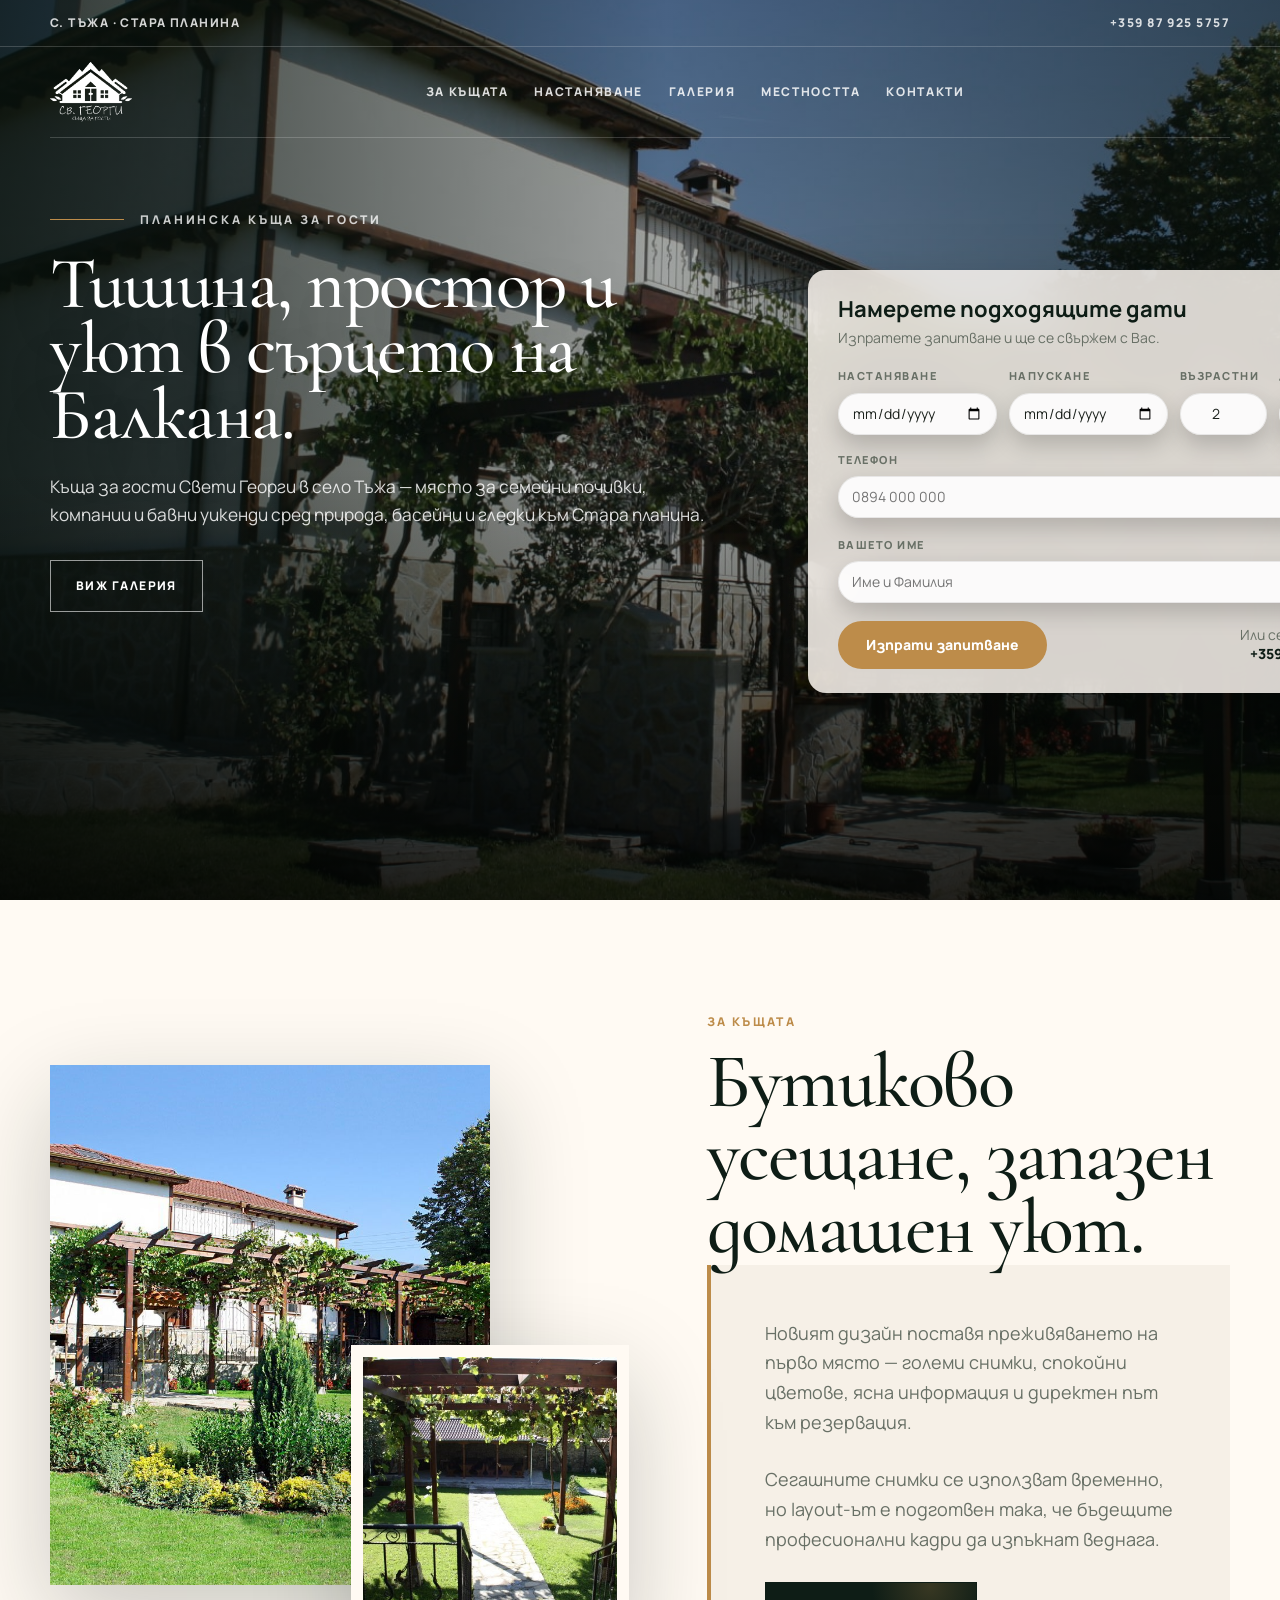
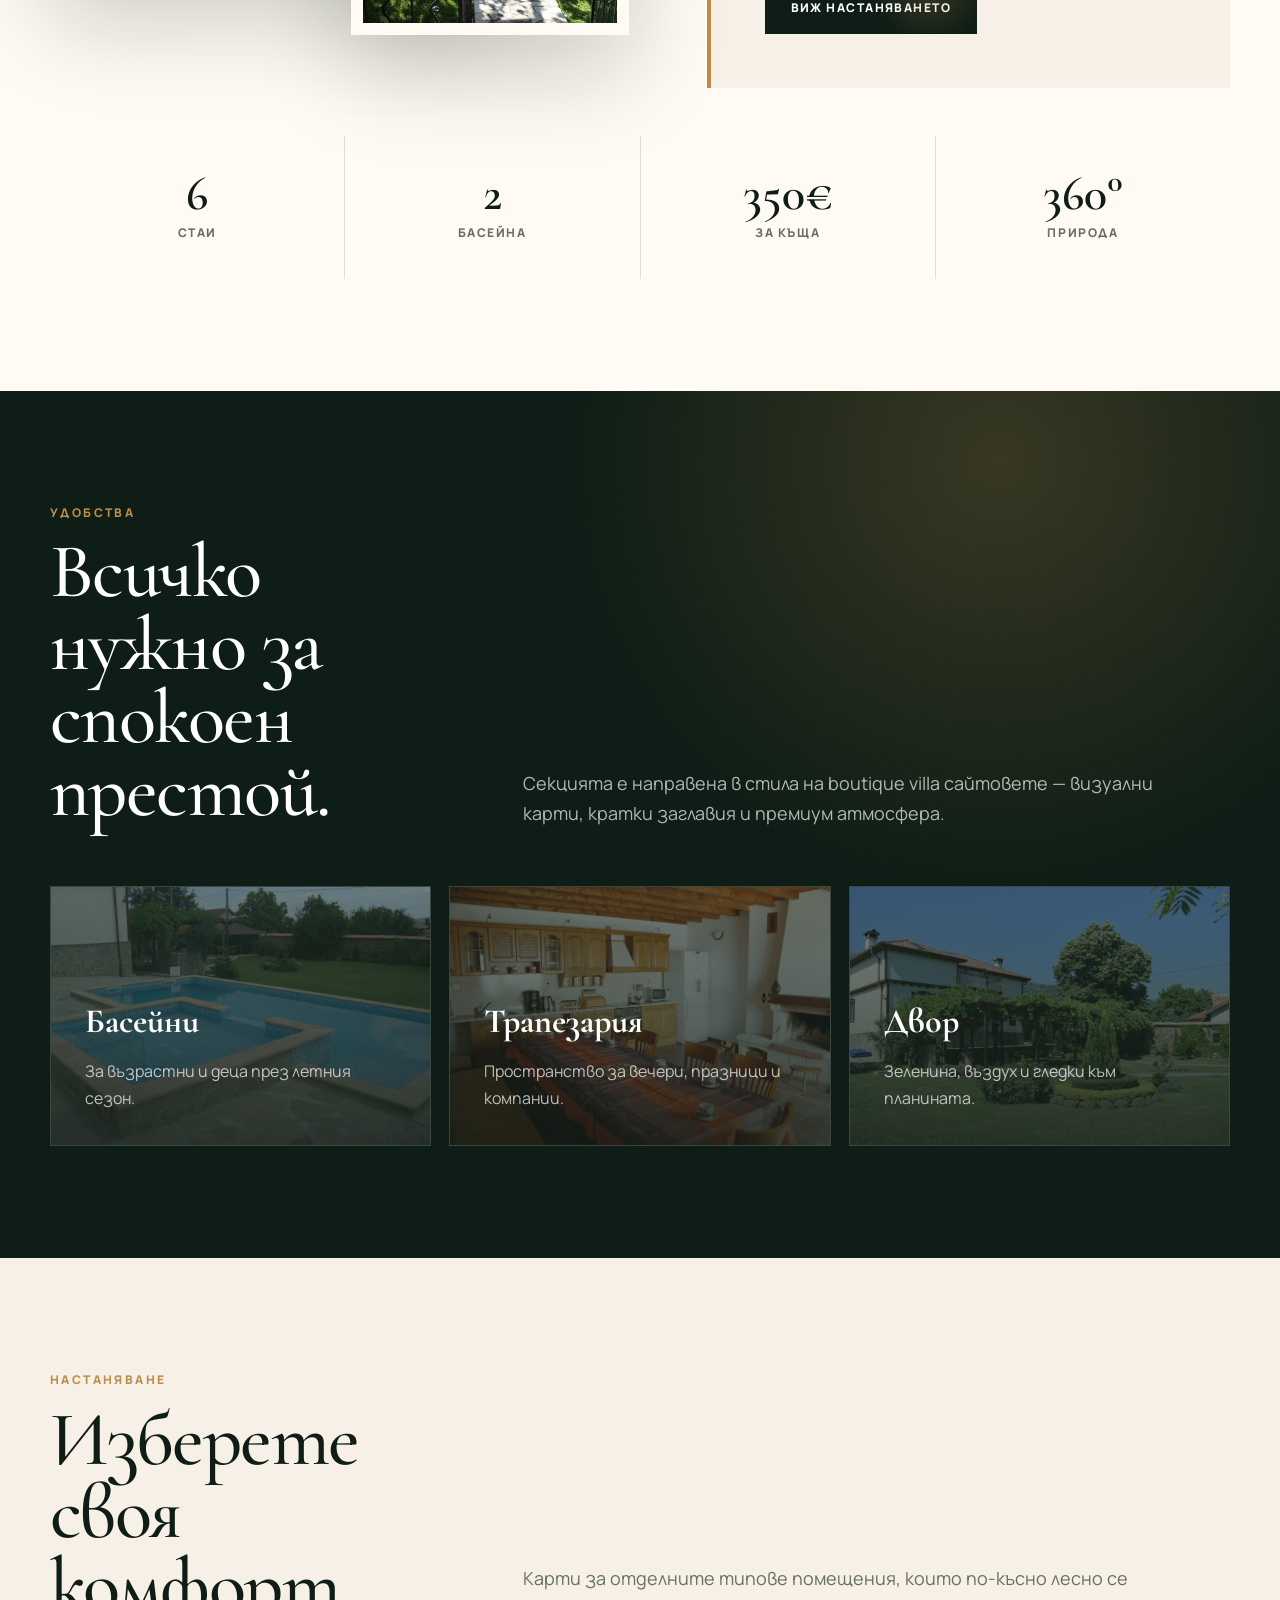
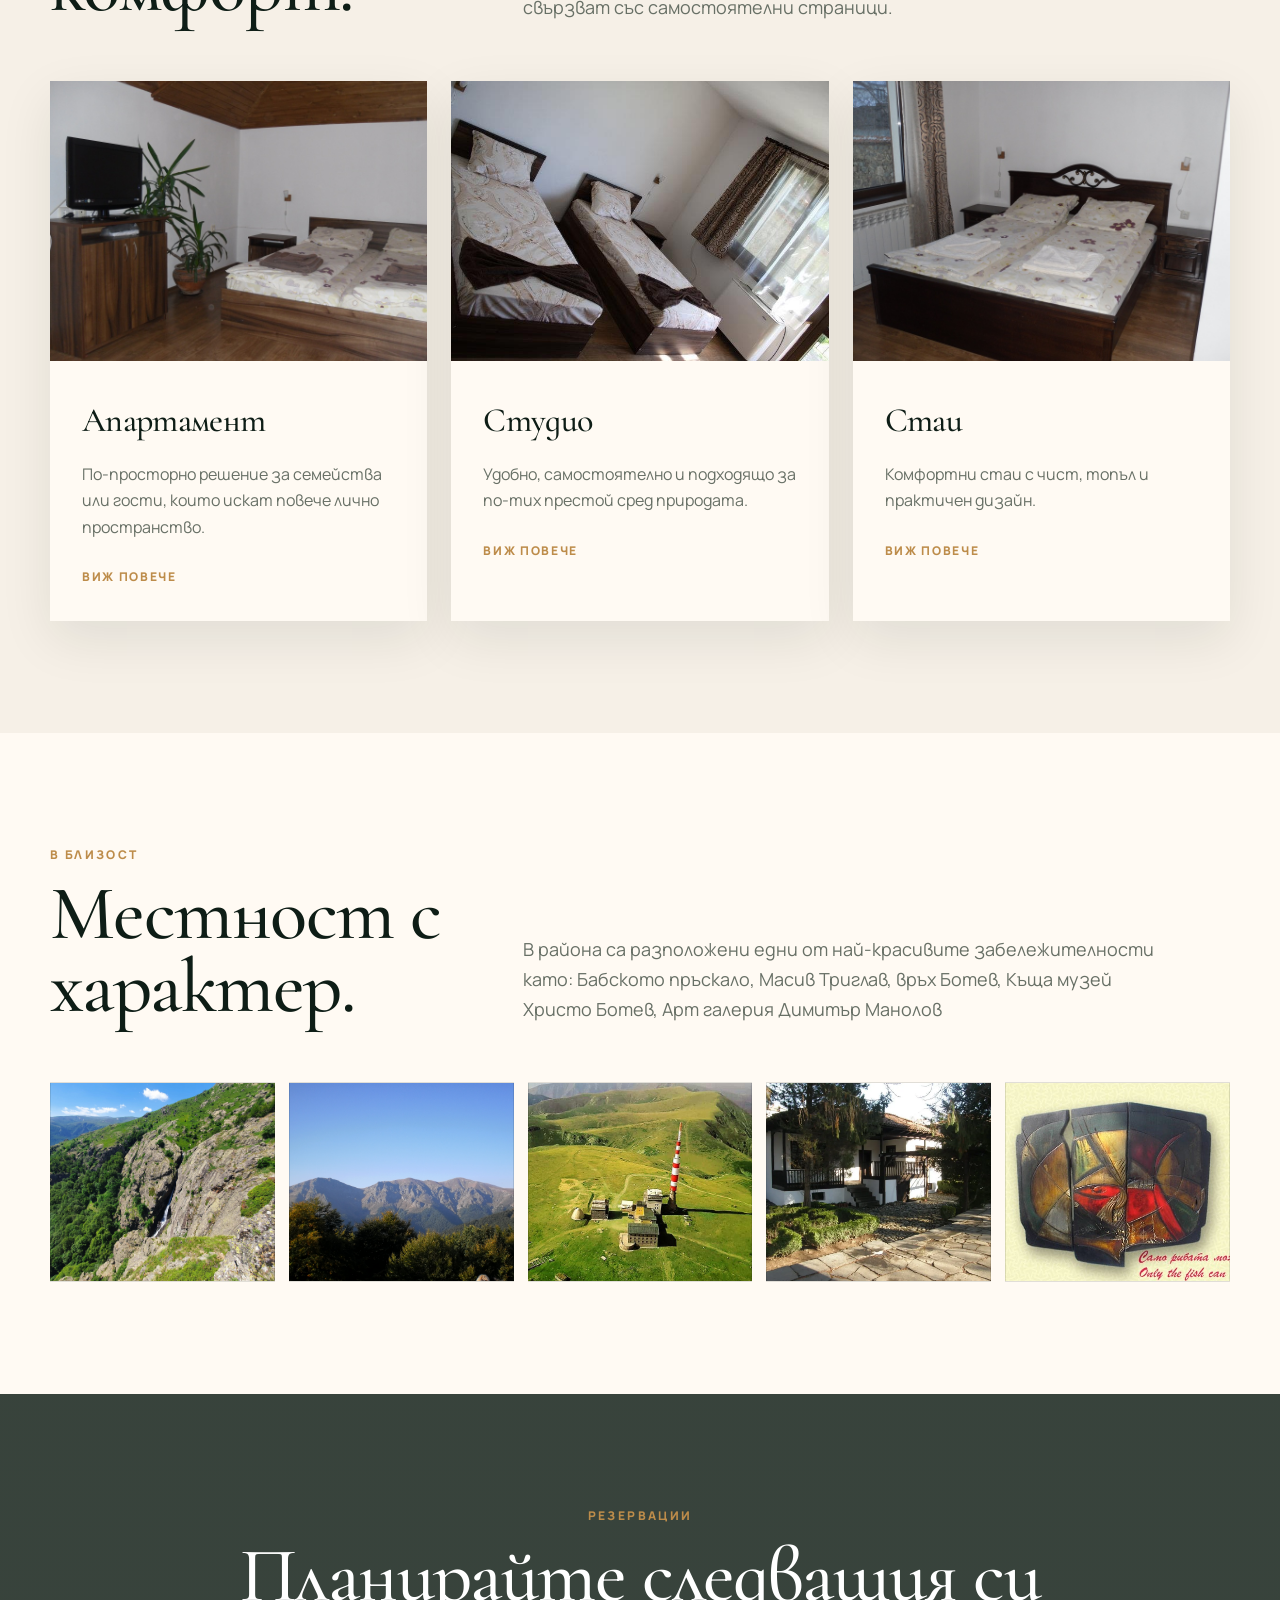
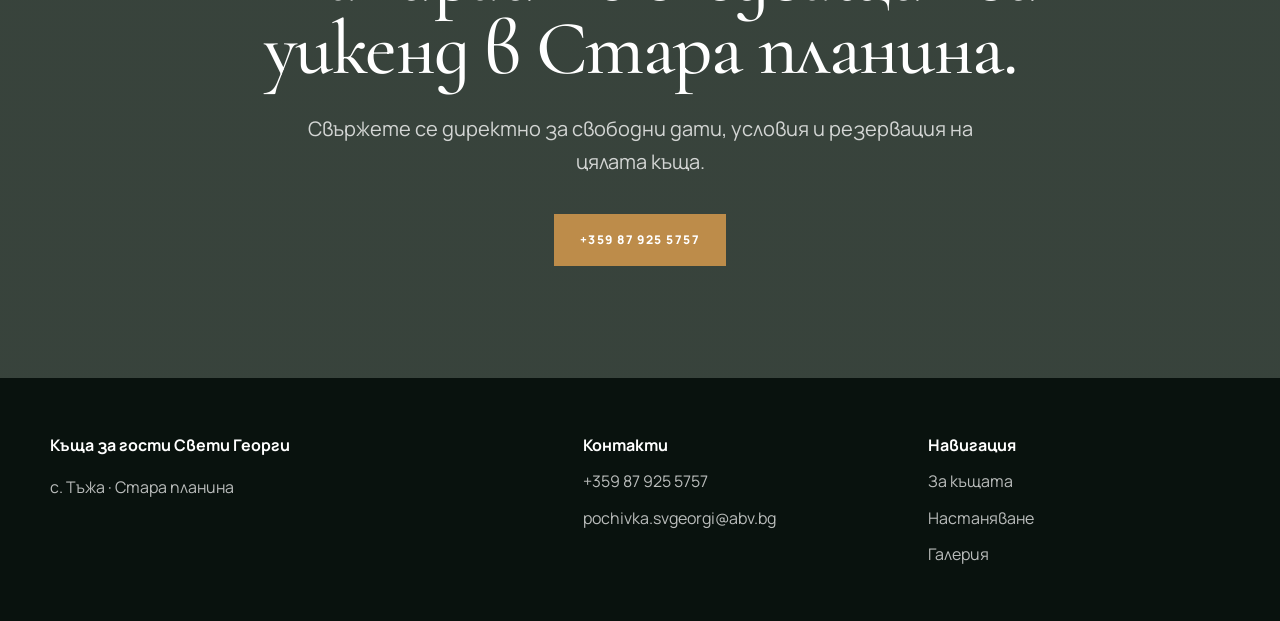
<file: index.html>
<!doctype html>
<html lang="bg">
<head>
  <meta charset="utf-8">
  <meta name="viewport" content="width=device-width, initial-scale=1">
  <title>Къща за гости Свети Георги — с. Тъжа</title>
  <meta name="description" content="Модерен homepage редизайн за Къща за гости Свети Георги, вдъхновен от boutique villa стил.">
  <link rel="preconnect" href="https://fonts.googleapis.com">
  <link rel="preconnect" href="https://fonts.gstatic.com" crossorigin>
  <link href="https://fonts.googleapis.com/css2?family=Cormorant+Garamond:wght@400;500;600;700&family=Manrope:wght@400;500;600;700;800&display=swap" rel="stylesheet">
  <link rel="stylesheet" href="homepage.css">

</head>
<body>
  <div class="topbar"><div class="wrap"><span>с. Тъжа · Стара планина</span><a href="tel:+359879255757">+359 87 925 5757</a></div></div>
  <header><div class="wrap nav"><a class="logo" href="#"> <img src="images/LOGO.webp" alt="Име на хотела"></a>
    <nav class="menu"><a href="about.html">За къщата</a><a href="accommodation.html">Настаняване</a><a href="gallery.html">Галерия</a><a href="location.html">Местността</a><a href="contacts.html">Контакти</a></nav></div></header>

  <main>
    <section class="hero">
      <div class="wrap hero-inner">
        <div class="hero-copy">
          <div class="eyebrow">Планинска къща за гости</div>
          <h1 class="serif">Тишина, простор и уют в сърцето на Балкана.</h1>
          <p class="lead">Къща за гости Свети Георги в село Тъжа — място за семейни почивки, компании и бавни уикенди сред природа, басейни и гледки към Стара планина.</p>

          <div class="hero-actions">
            <a class="btn outline" href="#gallery">Виж галерия</a>
          </div>
        </div>

        <form class="reservation-box" id="booking" action="send-mail.php" method="POST">

    
          <input type="hidden" name="source" value="Начална страница">
<h3>Намерете подходящите дати</h3>
    <p>Изпратете запитване и ще се свържем с Вас.</p>

    <div class="reservation-grid">

        <label>
            <span>Настаняване</span>
            <input type="date" name="checkin" required>
        </label>

        <label>
            <span>Напускане</span>
            <input type="date" name="checkout" required>
        </label>

        <label>
            <span>Възрастни</span>
            <input type="number" name="adults" min="1" value="2" required>
        </label>

        <label>
            <span>Деца</span>
            <input type="number" name="children" min="0" value="0">
        </label>

    </div>

    <label class="phone-field">
        <span>Телефон</span>
        <input type="tel" name="phone" placeholder="0894 000 000" required>
    </label>

    <label class="phone-field">
    <span>Вашето име</span>
    <input type="text" name="name" placeholder="Име и Фамилия" required>
</label>


    <div class="reservation-bottom">

        <button type="submit">
            Изпрати запитване
        </button>

        <div class="direct-phone">
            Или се обадете на<br>
            <a href="tel:+359879255757">+359 87 925 5757</a>
        </div>

    </div>

</form>
      </div>
    </section>

    <section class="intro" id="about">
      <div class="wrap intro-grid">
        <div class="photo-stack"><div class="photo-main"></div><div class="photo-small"></div></div>
        <div><div class="kicker">За къщата</div><h2 class="serif">Бутиково усещане, запазен домашен уют.</h2><div class="text-card"><p>Новият дизайн поставя преживяването на първо място — големи снимки, спокойни цветове, ясна информация и директен път към резервация.</p><p>Сегашните снимки се използват временно, но layout-ът е подготвен така, че бъдещите професионални кадри да изпъкнат веднага.</p><a class="btn dark" href="#rooms">Виж настаняването</a></div></div>
      </div>
      <div class="wrap facts"><div class="fact"><strong>6</strong><span>стаи</span></div><div class="fact"><strong>2</strong><span>басейна</span></div><div class="fact"><strong>350€</strong><span>за къща</span></div><div class="fact"><strong>360°</strong><span>природа</span></div></div>
    </section>

    <section class="dark">
      <div class="wrap"><div class="section-head"><div><div class="kicker">Удобства</div><h2 class="serif">Всичко нужно за спокоен престой.</h2></div><p>Секцията е направена в стила на boutique villa сайтовете — визуални карти, кратки заглавия и премиум атмосфера.</p></div><div class="amenities">
        <article class="amenity" style="--img:url('images/basein1.jpg')"><h3>Басейни</h3><p>За възрастни и деца през летния сезон.</p></article>
        <article class="amenity" style="--img:url('images/mehana1.jpg')"><h3>Трапезария</h3><p>Пространство за вечери, празници и компании.</p></article>
        <article class="amenity" style="--img:url('images/dvor2.jpg')"><h3>Двор</h3><p>Зеленина, въздух и гледки към планината.</p></article>
      </div></div>
    </section>

    <section class="rooms" id="rooms">
      <div class="wrap"><div class="section-head"><div><div class="kicker">Настаняване</div><h2 class="serif">Изберете своя комфорт.</h2></div><p>Карти за отделните типове помещения, които по-късно лесно се свързват със самостоятелни страници.</p></div><div class="room-grid">
        <article class="room"><div class="room-img" style="--img:url('images/apart.jpg')"></div><div class="room-body"><h3 class="serif">Апартамент</h3><p>По-просторно решение за семейства или гости, които искат повече лично пространство.</p><a class="more" href="accommodation.html">Виж повече</a></div></article>
        <article class="room"><div class="room-img" style="--img:url('images/staq1.jpg')"></div><div class="room-body"><h3 class="serif">Студио</h3><p>Удобно, самостоятелно и подходящо за по-тих престой сред природата.</p><a class="more" href="accommodation.html">Виж повече</a></div></article>
        <article class="room"><div class="room-img" style="--img:url('images/staq.jpg')"></div><div class="room-body"><h3 class="serif">Стаи</h3><p>Комфортни стаи с чист, топъл и практичен дизайн.</p><a class="more" href="accommodation.html">Виж повече</a></div></article>
      </div></div>
    </section>

    

    <section class="location" id="location">
    <div class="wrap">

        <div class="section-head">
            <div>
                <div class="kicker">В близост</div>
                <h2 class="serif">Местност с характер.</h2>
            </div>

            <p>
                В района са разположени едни от най-красивите забележителности като: Бабското пръскало, Масив Триглав, връх Ботев, Къща музей Христо Ботев, Арт галерия Димитър Манолов
            </p>
        </div>

        <div class="nearby">

            <div class="place" style="background-image:url('images/babsko.jpg');">
              
            </div>

            <div class="place" style="background-image:url('images/triglav.jfif');">
               
            </div>

            <div class="place" style="background-image:url('images/botev.jpg');">
               
            </div>

            <div class="place" style="background-image:url('images/muzei.webp');">
               
            </div>

            <div class="place" style="background-image:url('images/artgaleria.jpg');">
             
            </div>

        </div>

    </div>
</section>

    <section class="cta" id="contact"><div class="wrap"><div class="kicker">Резервации</div><h2 class="serif">Планирайте следващия си уикенд в Стара планина.</h2><p>Свържете се директно за свободни дати, условия и резервация на цялата къща.</p><a class="btn" href="tel:+359879255757">+359 87 925 5757</a></div></section>
  </main>

  <footer><div class="wrap foot"><div><strong>Къща за гости Свети Георги</strong><p>с. Тъжа · Стара планина</p></div><div><strong>Контакти</strong><a href="tel:+359879255757">+359 87 925 5757</a><a href="mailto:pochivka.svgeorgi@abv.bg">pochivka.svgeorgi@abv.bg</a></div><div><strong>Навигация</strong><a href="#about">За къщата</a><a href="#rooms">Настаняване</a><a href="#gallery">Галерия</a></div></div></footer>

  <script>
    document.querySelectorAll('input[type="date"]').forEach(function(input) {
      input.addEventListener('click', function() {
        if (typeof input.showPicker === 'function') input.showPicker();
      });

      input.addEventListener('focus', function() {
        if (typeof input.showPicker === 'function') input.showPicker();
      });
    });
  </script>
</body>
</html>
</file>
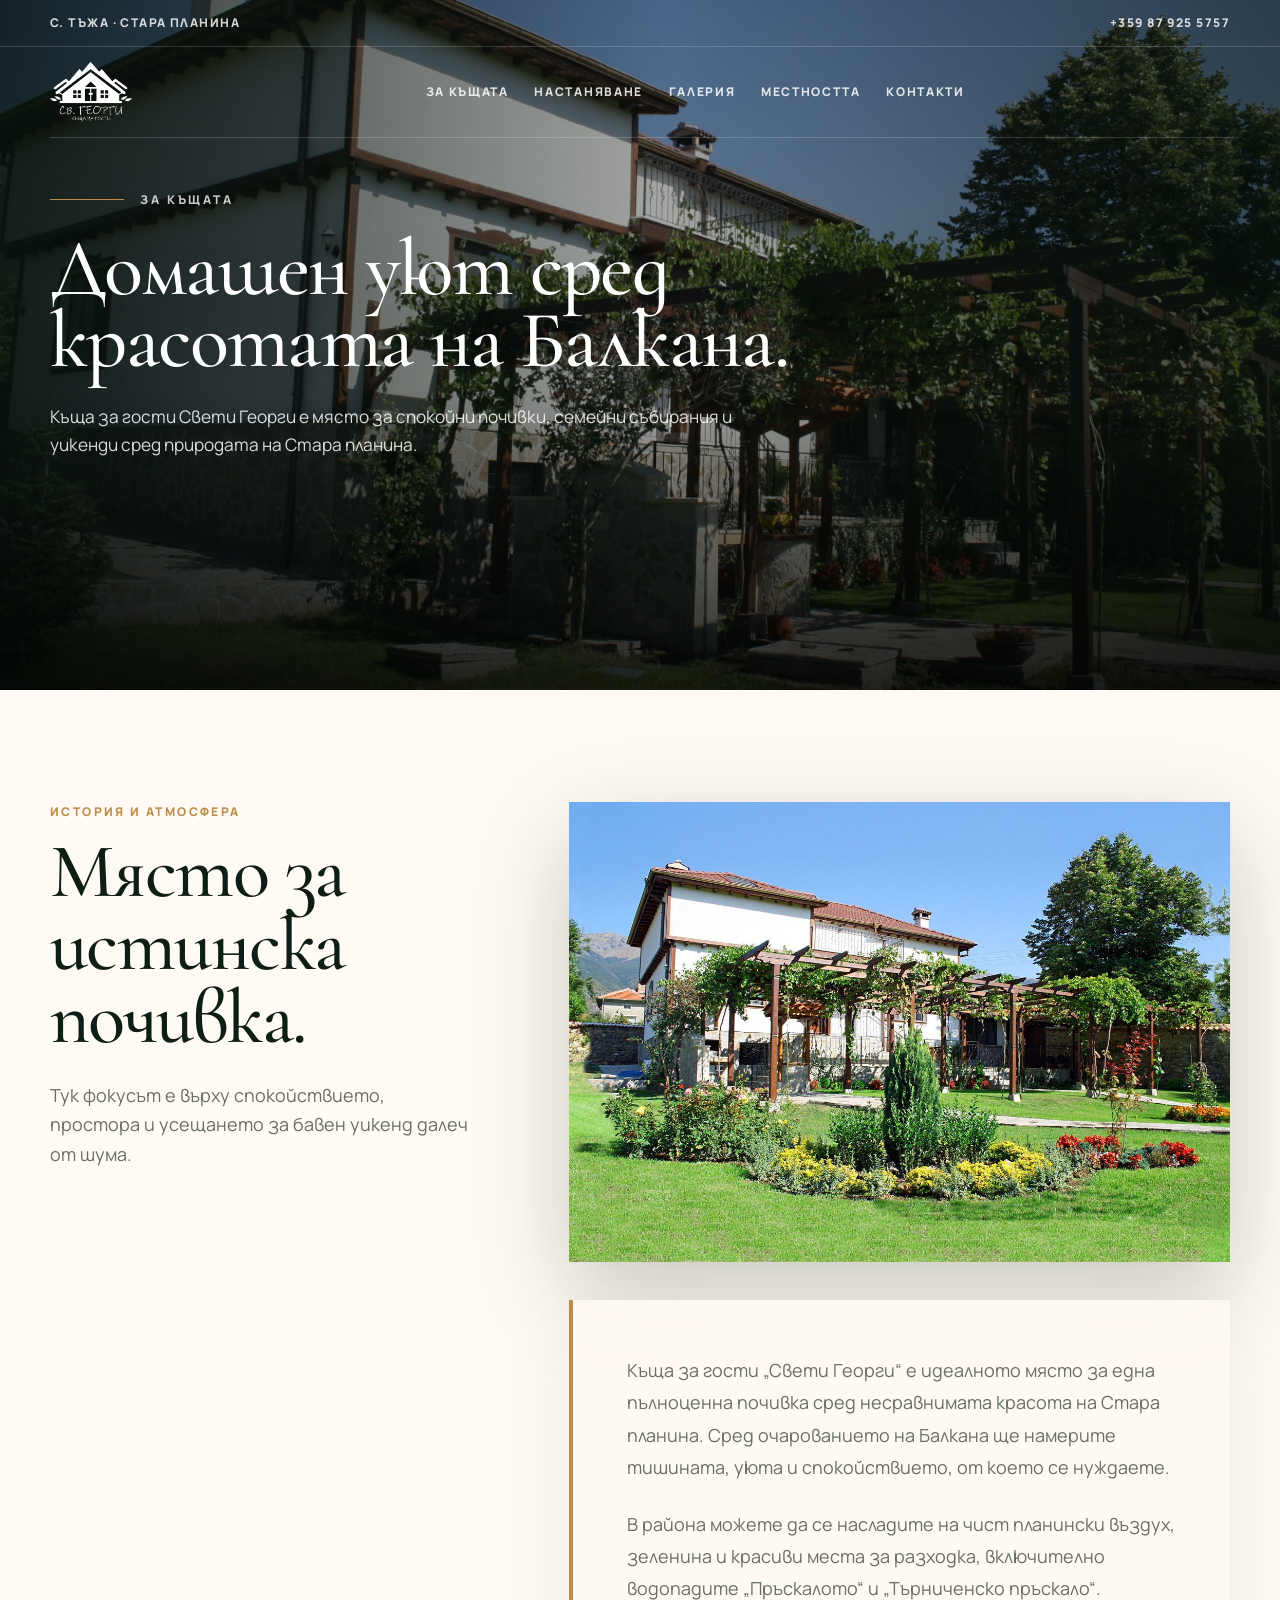
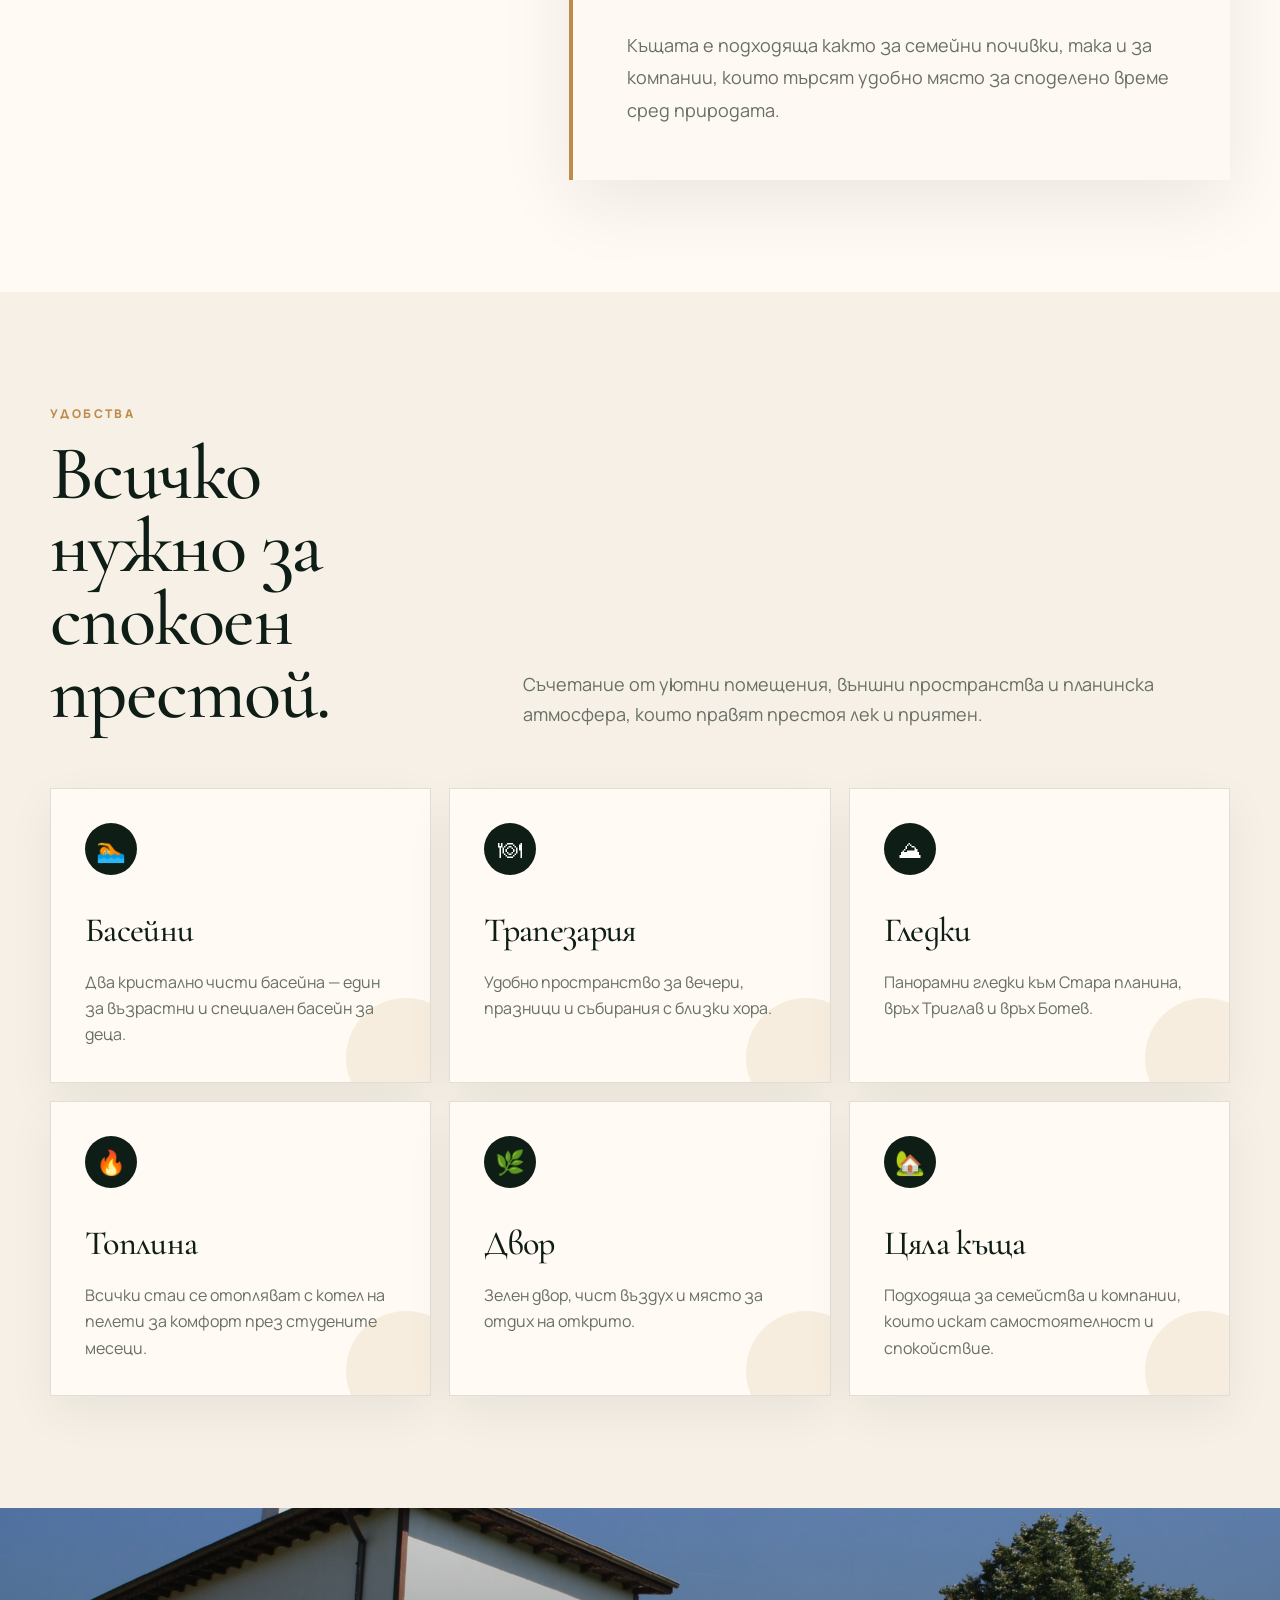
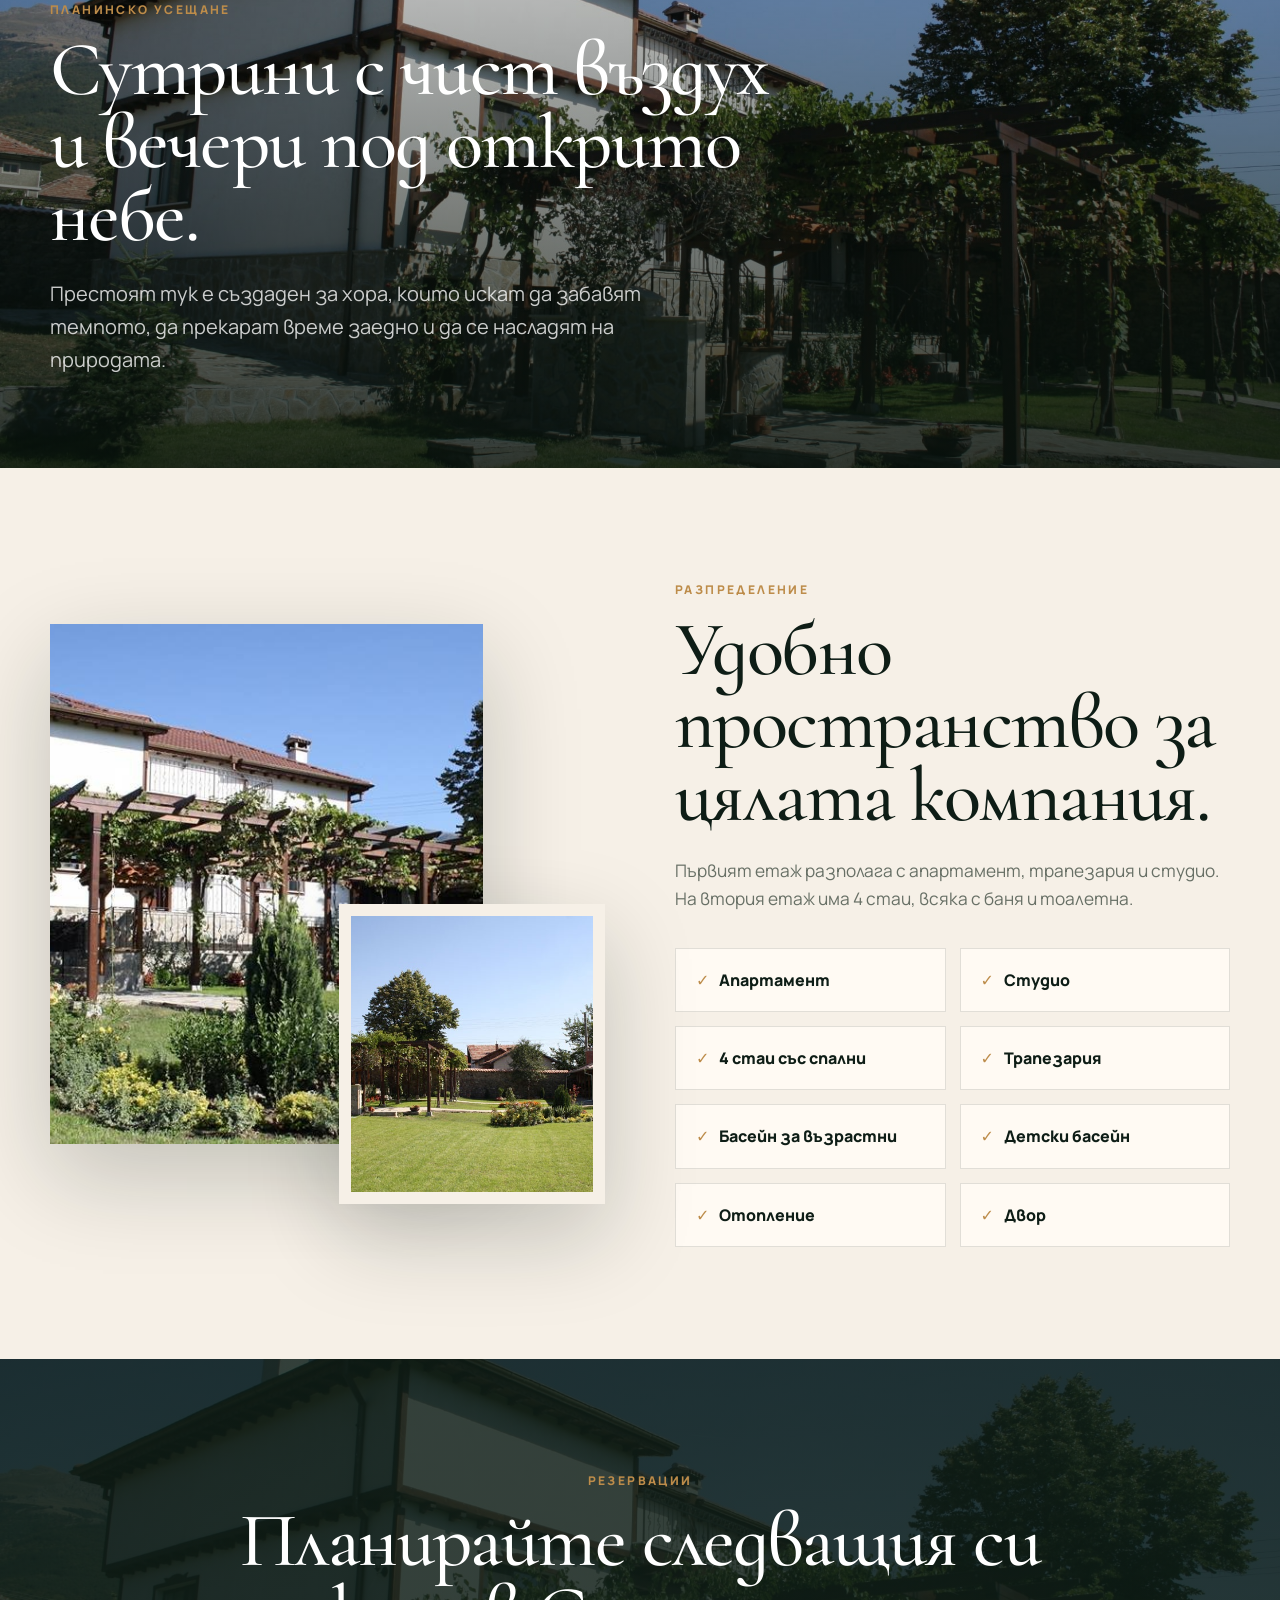
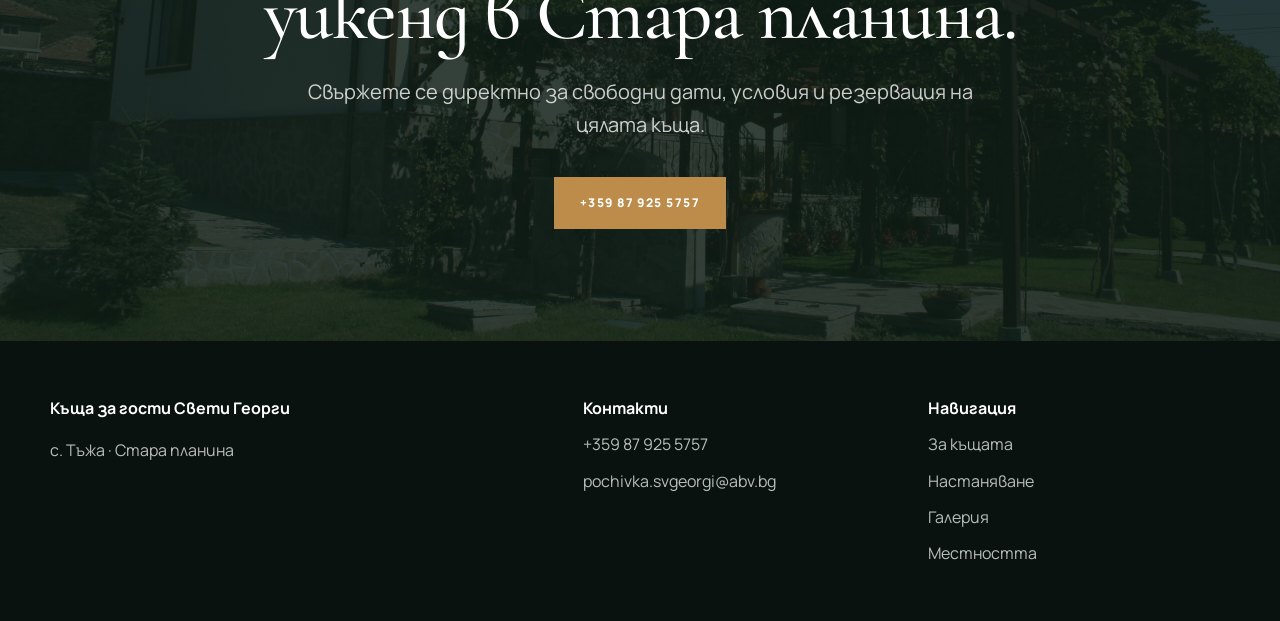
<file: about.html>
<!doctype html>
<html lang="bg">
<head>
  <meta charset="utf-8">
  <meta name="viewport" content="width=device-width, initial-scale=1">
  <title>За къщата — Къща за гости Свети Георги</title>
  <meta name="description" content="Къща за гости Свети Георги в село Тъжа — уют, простор, басейни и спокойствие сред природата на Стара планина.">

  <link rel="preconnect" href="https://fonts.googleapis.com">
  <link rel="preconnect" href="https://fonts.gstatic.com" crossorigin>
  <link href="https://fonts.googleapis.com/css2?family=Cormorant+Garamond:wght@400;500;600;700&family=Manrope:wght@400;500;600;700;800&display=swap" rel="stylesheet">
  <link rel="stylesheet" href="homepage.css">

  <style>
    .page-hero {
      min-height: 68vh;
      position: relative;
      display: flex;
      align-items: flex-end;
      overflow: hidden;
      padding: 0;
      background: #0e1d16;
      color: #fff;
    }

    .page-hero::before {
      content: "";
      position: absolute;
      inset: 0;
      background:
        linear-gradient(90deg, rgba(8,18,13,.88), rgba(8,18,13,.36) 52%, rgba(8,18,13,.68)),
        url('images/img_3005.jpg') center / cover no-repeat;
      transform: scale(1.03);
    }

    .page-hero::after {
      content: "";
      position: absolute;
      inset: auto 0 0 0;
      height: 44%;
      background: linear-gradient(to top, rgba(0,0,0,.72), transparent);
    }

    .page-hero-inner {
      position: relative;
      z-index: 2;
      padding: 190px 0 86px;
    }

    .page-hero h1 {
      max-width: 980px;
      margin: 0;
      font-size: clamp(58px, 8vw, 112px);
      line-height: .88;
      color: #fff;
    }

    .page-hero .lead {
      max-width: 720px;
      margin-top: 28px;
    }

    .about-section {
      padding: 112px 0;
      background: var(--paper);
    }

    .about-section.alt {
      background: var(--bg);
    }

    .story-grid {
      display: grid;
      grid-template-columns: .8fr 1.2fr;
      gap: 78px;
      align-items: start;
    }

    .story-title {
      position: sticky;
      top: 110px;
    }

    .story-title p {
      max-width: 420px;
      margin: 26px 0 0;
      color: var(--muted);
      font-size: 18px;
    }

    .story-visual {
      min-height: 460px;
      margin-bottom: 38px;
      background: url('images/kashtata.jpg') center / cover no-repeat;
      box-shadow: var(--shadow);
    }

    .story-card {
      padding: 54px;
      background: rgba(255,250,243,.9);
      border-left: 4px solid var(--gold);
      box-shadow: 0 22px 70px rgba(13,29,22,.08);
    }

    .story-card p {
      margin: 0 0 24px;
      color: var(--muted);
      font-size: 18px;
      line-height: 1.8;
    }

    .story-card p:last-child {
      margin-bottom: 0;
    }

    .feature-grid {
      display: grid;
      grid-template-columns: repeat(3, 1fr);
      gap: 18px;
      margin-top: 58px;
    }

    .feature-card {
      min-height: 230px;
      padding: 34px;
      position: relative;
      overflow: hidden;
      background: var(--paper);
      border: 1px solid var(--line);
      box-shadow: 0 16px 45px rgba(13,29,22,.06);
    }

    .feature-card::after {
      content: "";
      position: absolute;
      right: -36px;
      bottom: -36px;
      width: 120px;
      height: 120px;
      border-radius: 999px;
      background: rgba(189,140,74,.12);
    }

    .feature-icon {
      width: 52px;
      height: 52px;
      display: grid;
      place-items: center;
      margin-bottom: 28px;
      border-radius: 999px;
      background: var(--forest);
      color: #fff;
      font-size: 24px;
    }

    .feature-card h3 {
      margin: 0 0 10px;
      color: var(--forest);
      font-size: 34px;
    }

    .feature-card p {
      margin: 0;
      color: var(--muted);
    }

    .wide-photo {
      min-height: 560px;
      position: relative;
      display: flex;
      align-items: flex-end;
      overflow: hidden;
      padding: 0;
      background:
        linear-gradient(to top, rgba(8,18,13,.82), rgba(8,18,13,.18)),
        url('images/img_3005.jpg') center / cover no-repeat;
      color: #fff;
    }

    .wide-photo-content {
      padding: 90px 0;
      position: relative;
      z-index: 1;
    }

    .wide-photo h2 {
      max-width: 760px;
      color: #fff;
    }

    .wide-photo p {
      max-width: 680px;
      margin: 24px 0 0;
      color: rgba(255,255,255,.78);
      font-size: 20px;
    }

    .house-grid {
      display: grid;
      grid-template-columns: 1fr 1fr;
      gap: 70px;
      align-items: center;
    }

    .house-photo-stack {
      min-height: 580px;
      position: relative;
    }

    .house-photo-main {
      position: absolute;
      background: url('images/kashta.jpg') center / cover no-repeat;
      box-shadow: var(--shadow);
    }

    .house-photo-main {
      left: 0;
      top: 0;
      width: 78%;
      height: 520px;
    }

    .house-photo-small {
      position: absolute;
      background: url('images/dvor.jpg') center / cover no-repeat;
      box-shadow: var(--shadow);
    }

    .house-photo-small {
      right: 0;
      bottom: 0;
      width: 48%;
      height: 300px;
      border: 12px solid var(--bg);
    }

    .check-list {
      display: grid;
      grid-template-columns: 1fr 1fr;
      gap: 14px;
      margin-top: 34px;
    }

    .check-item {
      padding: 18px 20px;
      background: var(--paper);
      border: 1px solid var(--line);
      color: var(--forest);
      font-weight: 800;
    }

    .check-item::before {
      content: "✓";
      color: var(--gold);
      margin-right: 10px;
    }

    .about-cta {
      padding: 112px 0;
      background:
        linear-gradient(rgba(14,29,22,.84), rgba(14,29,22,.84)),
        url('images/img_3005.jpg') center / cover no-repeat;
      color: #fff;
      text-align: center;
    }

    .about-cta h2 {
      max-width: 820px;
      margin: auto;
      color: #fff;
    }

    .about-cta p {
      max-width: 680px;
      margin: 24px auto 36px;
      color: rgba(255,255,255,.78);
      font-size: 20px;
    }

    @media (max-width: 980px) {
      .story-grid,
      .house-grid {
        grid-template-columns: 1fr;
      }

      .story-title {
        position: static;
      }

      .feature-grid {
        grid-template-columns: 1fr 1fr;
      }
    }

    @media (max-width: 640px) {
      .page-hero-inner {
        padding: 140px 0 64px;
      }

      .page-hero h1 {
        font-size: 54px;
      }

      .about-section {
        padding: 76px 0;
      }

      .story-card {
        padding: 32px;
      }

      .story-visual {
        min-height: 340px;
      }

      .feature-grid,
      .check-list {
        grid-template-columns: 1fr;
      }

      .house-photo-stack {
        min-height: 430px;
      }

      .house-photo-main {
        width: 88%;
        height: 380px;
      }

      .house-photo-small {
        width: 62%;
        height: 210px;
      }
    }


    .page-hero {
  height: 690px;
  min-height: 690px;
  display: block;
}

.page-hero-inner {
  position: absolute;
  left: 50%;
  top: 190px;
  transform: translateX(-50%);
  z-index: 2;

  width: min(1180px, calc(100% - 42px));
  padding: 0;
}

.page-hero h1 {
  max-width: 900px;
  margin: 0;

  font-size: clamp(54px, 6.3vw, 96px);
  line-height: .9;
}

.page-hero .lead {
  max-width: 720px;
  margin-top: 26px;
}
  </style>
</head>
<body>
  <div class="topbar">
    <div class="wrap">
      <span>с. Тъжа · Стара планина</span>
      <a href="tel:+359879255757">+359 87 925 5757</a>
    </div>
  </div>

  <header>
    <div class="wrap nav">
      <a class="logo" href="index.html">
        <img src="images/LOGO.webp" alt="Къща за гости Свети Георги">
      </a>
      <nav class="menu">
        <a href="about.html">За къщата</a>
        <a href="accommodation.html">Настаняване</a>
        <a href="gallery.html">Галерия</a>
        <a href="location.html">Местността</a>
        <a href="contacts.html">Контакти</a>
      </nav>
      
    </div>
  </header>

  <main>
    <section class="page-hero">
      <div class="wrap page-hero-inner">
        <div class="eyebrow">За къщата</div>
        <h1 class="serif">Домашен уют сред красотата на Балкана.</h1>
        <p class="lead">Къща за гости Свети Георги е място за спокойни почивки, семейни събирания и уикенди сред природата на Стара планина.</p>
      </div>
    </section>

    <section class="about-section">
      <div class="wrap story-grid">
        <div class="story-title">
          <div class="kicker">История и атмосфера</div>
          <h2 class="serif">Място за истинска почивка.</h2>
          <p>Тук фокусът е върху спокойствието, простора и усещането за бавен уикенд далеч от шума.</p>
        </div>

        <div>
          <div class="story-visual"></div>
          <div class="story-card">
            <p>Къща за гости „Свети Георги“ е идеалното място за една пълноценна почивка сред несравнимата красота на Стара планина. Сред очарованието на Балкана ще намерите тишината, уюта и спокойствието, от което се нуждаете.</p>
            <p>В района можете да се насладите на чист планински въздух, зеленина и красиви места за разходка, включително водопадите „Пръскалото“ и „Търниченско пръскало“.</p>
            <p>Къщата е подходяща както за семейни почивки, така и за компании, които търсят удобно място за споделено време сред природата.</p>
          </div>
        </div>
      </div>
    </section>

    <section class="about-section alt">
      <div class="wrap">
        <div class="section-head">
          <div>
            <div class="kicker">Удобства</div>
            <h2 class="serif">Всичко нужно за спокоен престой.</h2>
          </div>
          <p>Съчетание от уютни помещения, външни пространства и планинска атмосфера, които правят престоя лек и приятен.</p>
        </div>

        <div class="feature-grid">
          <article class="feature-card">
            <div class="feature-icon">🏊</div>
            <h3 class="serif">Басейни</h3>
            <p>Два кристално чисти басейна — един за възрастни и специален басейн за деца.</p>
          </article>

          <article class="feature-card">
            <div class="feature-icon">🍽</div>
            <h3 class="serif">Трапезария</h3>
            <p>Удобно пространство за вечери, празници и събирания с близки хора.</p>
          </article>

          <article class="feature-card">
            <div class="feature-icon">⛰</div>
            <h3 class="serif">Гледки</h3>
            <p>Панорамни гледки към Стара планина, връх Триглав и връх Ботев.</p>
          </article>

          <article class="feature-card">
            <div class="feature-icon">🔥</div>
            <h3 class="serif">Топлина</h3>
            <p>Всички стаи се отопляват с котел на пелети за комфорт през студените месеци.</p>
          </article>

          <article class="feature-card">
            <div class="feature-icon">🌿</div>
            <h3 class="serif">Двор</h3>
            <p>Зелен двор, чист въздух и място за отдих на открито.</p>
          </article>

          <article class="feature-card">
            <div class="feature-icon">🏡</div>
            <h3 class="serif">Цяла къща</h3>
            <p>Подходяща за семейства и компании, които искат самостоятелност и спокойствие.</p>
          </article>
        </div>
      </div>
    </section>

    <section class="wide-photo">
      <div class="wrap wide-photo-content">
        <div class="kicker">Планинско усещане</div>
        <h2 class="serif">Сутрини с чист въздух и вечери под открито небе.</h2>
        <p>Престоят тук е създаден за хора, които искат да забавят темпото, да прекарат време заедно и да се насладят на природата.</p>
      </div>
    </section>

    <section class="about-section alt">
      <div class="wrap house-grid">
        <div class="house-photo-stack">
          <div class="house-photo-main"></div>
          <div class="house-photo-small"></div>
        </div>

        <div>
          <div class="kicker">Разпределение</div>
          <h2 class="serif">Удобно пространство за цялата компания.</h2>
          <p class="lead" style="color:var(--muted); margin-top:24px;">Първият етаж разполага с апартамент, трапезария и студио. На втория етаж има 4 стаи, всяка с баня и тоалетна.</p>

          <div class="check-list">
            <div class="check-item">Апартамент</div>
            <div class="check-item">Студио</div>
            <div class="check-item">4 стаи със спални</div>
            <div class="check-item">Трапезария</div>
            <div class="check-item">Басейн за възрастни</div>
            <div class="check-item">Детски басейн</div>
            <div class="check-item">Отопление</div>
            <div class="check-item">Двор</div>
          </div>
        </div>
      </div>
    </section>

    <section class="about-cta">
      <div class="wrap">
        <div class="kicker">Резервации</div>
        <h2 class="serif">Планирайте следващия си уикенд в Стара планина.</h2>
        <p>Свържете се директно за свободни дати, условия и резервация на цялата къща.</p>
        <a class="btn" href="tel:+359879255757">+359 87 925 5757</a>
      </div>
    </section>
  </main>

  <footer>
    <div class="wrap foot">
      <div>
        <strong>Къща за гости Свети Георги</strong>
        <p>с. Тъжа · Стара планина</p>
      </div>
      <div>
        <strong>Контакти</strong>
        <a href="tel:+359879255757">+359 87 925 5757</a>
        <a href="mailto:pochivka.svgeorgi@abv.bg">pochivka.svgeorgi@abv.bg</a>
      </div>
      <div>
        <strong>Навигация</strong>
        <a href="about.html">За къщата</a>
        <a href="accommodation.html">Настаняване</a>
        <a href="gallery.html">Галерия</a>
        <a href="location.html">Местността</a>
      </div>
    </div>
  </footer>
</body>
</html>
</file>
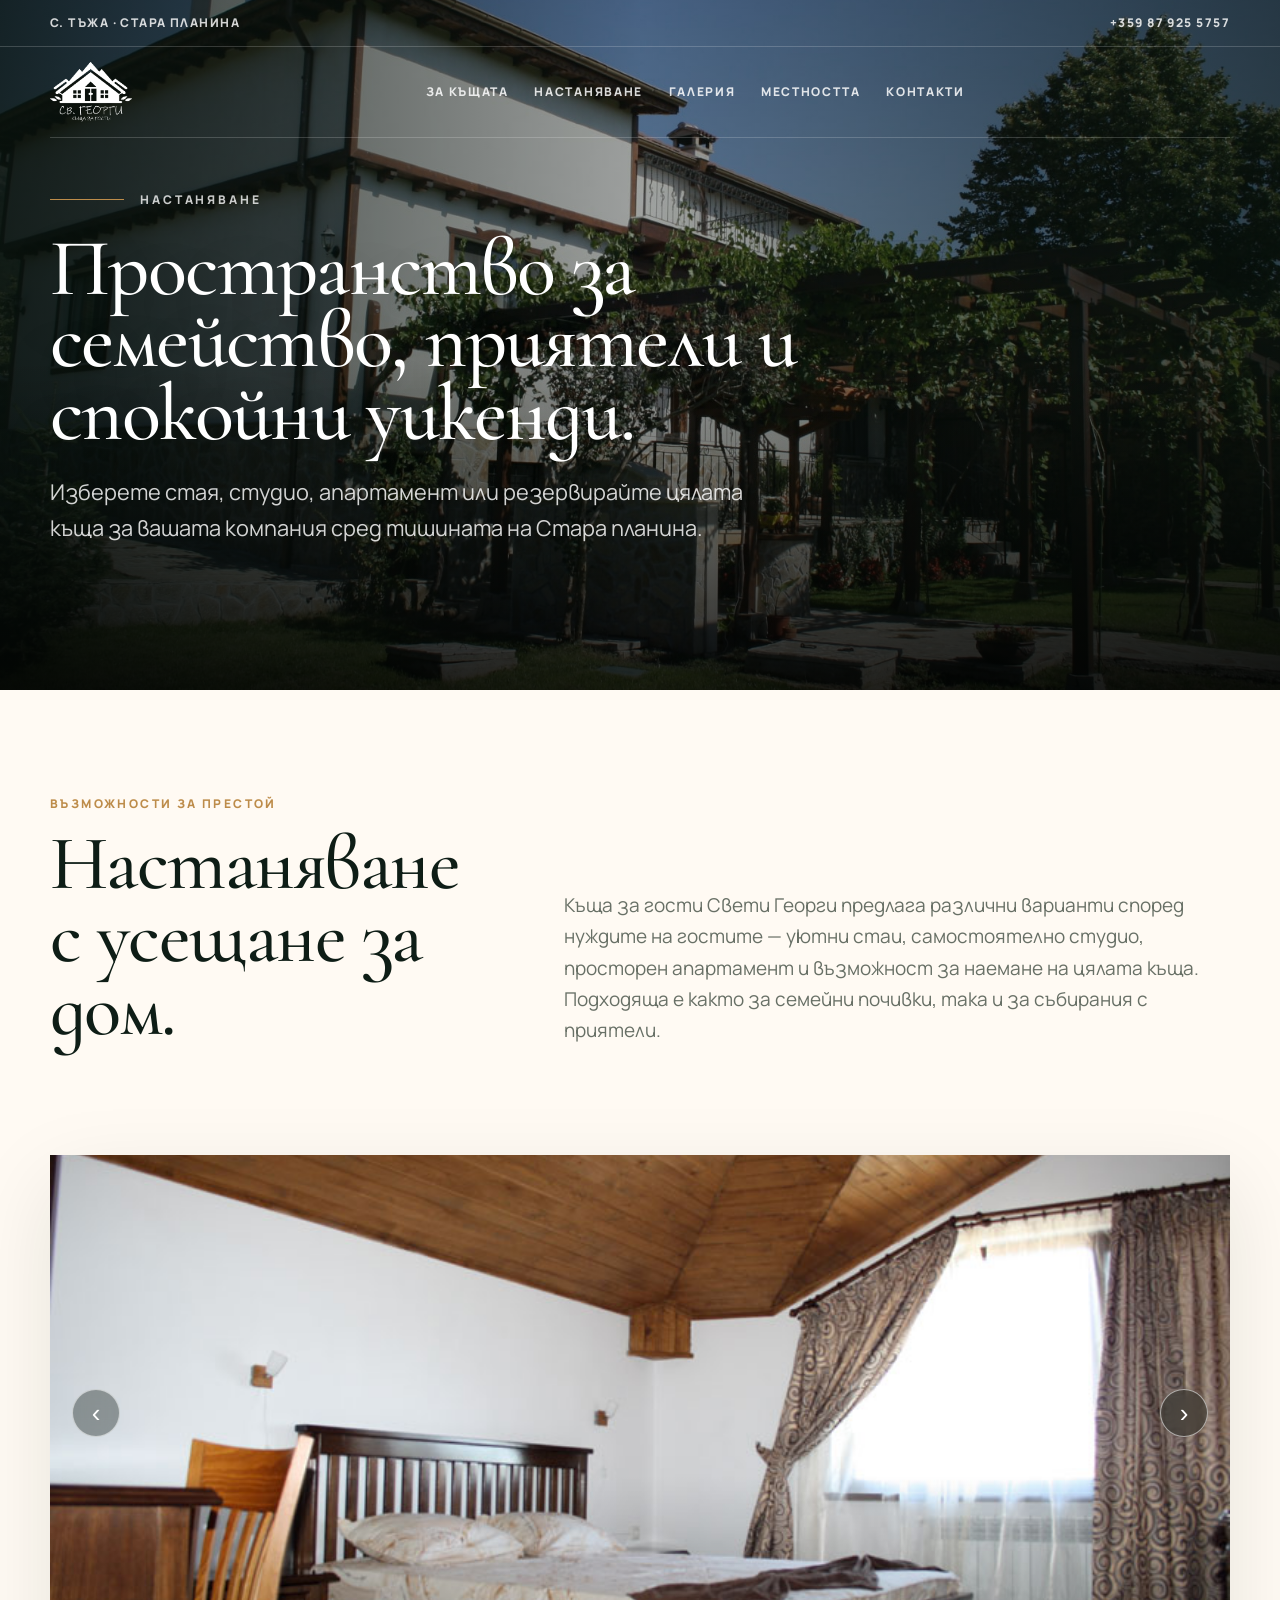
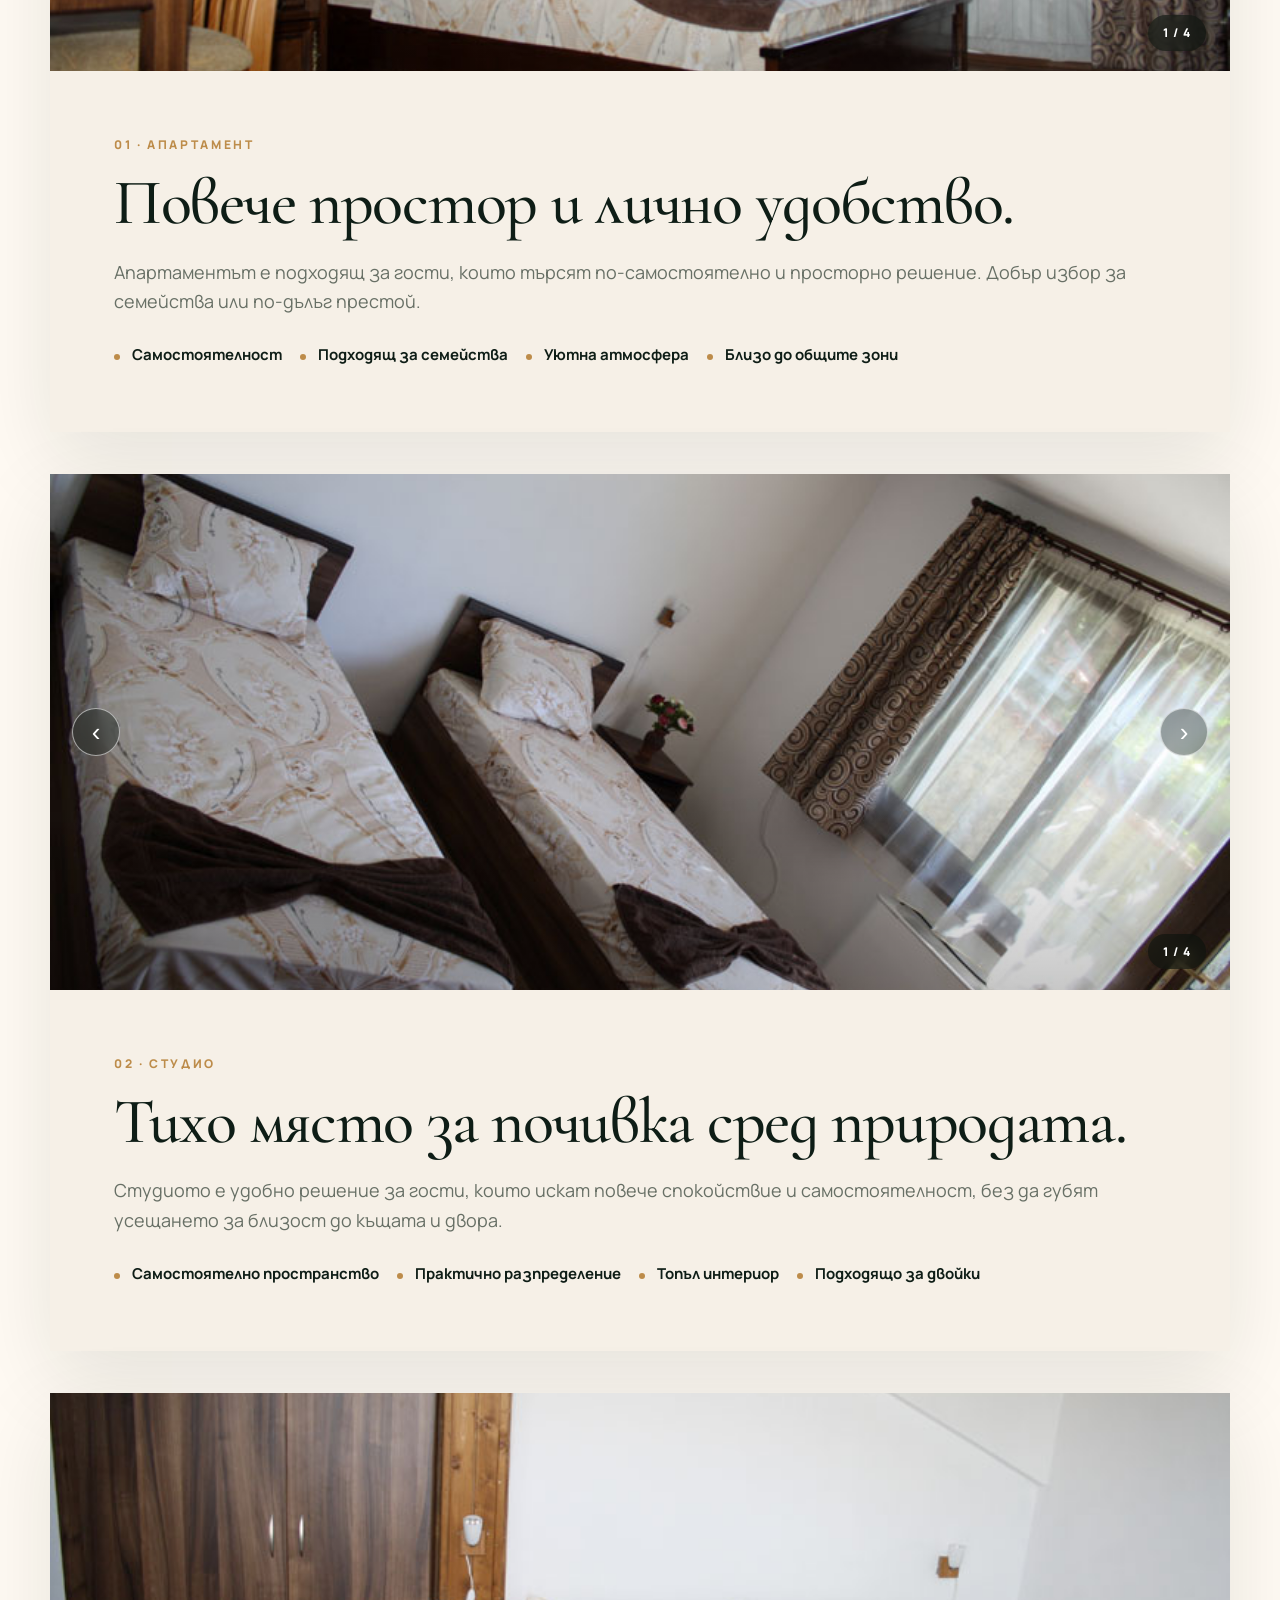
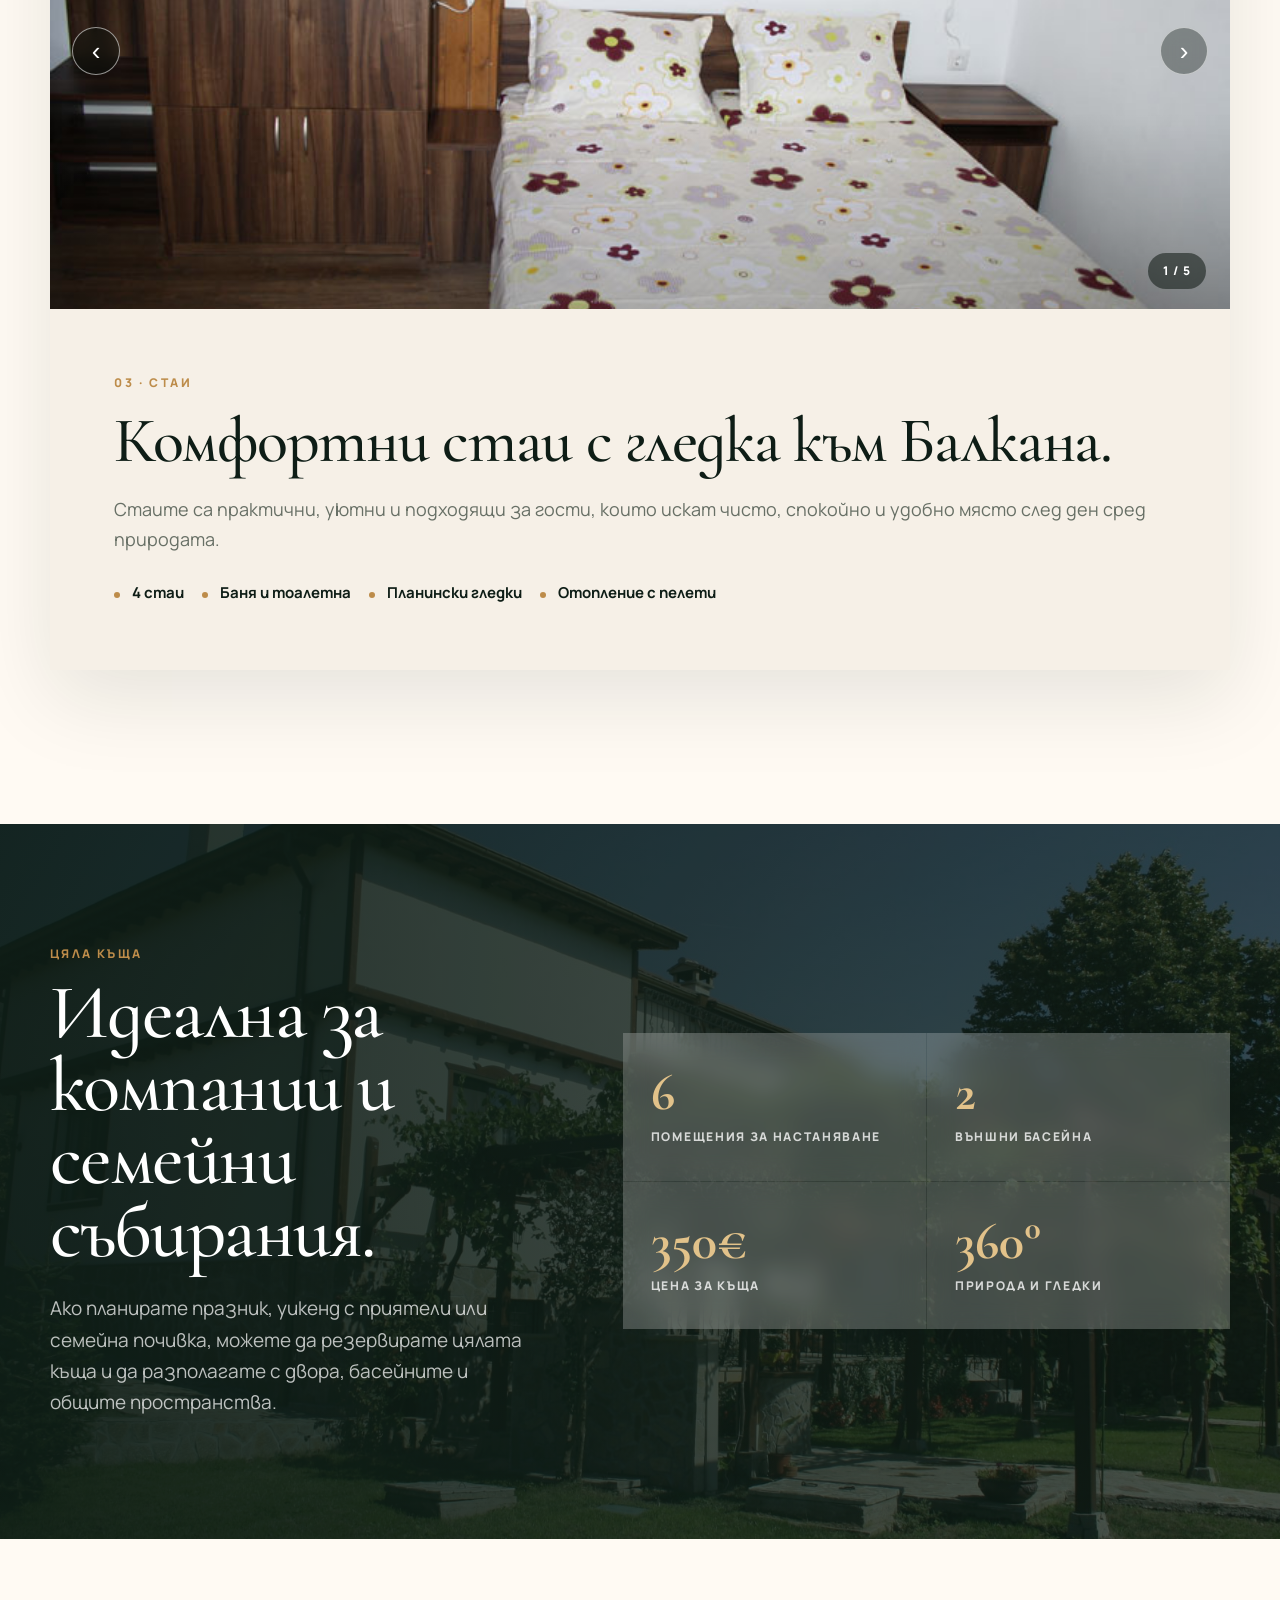
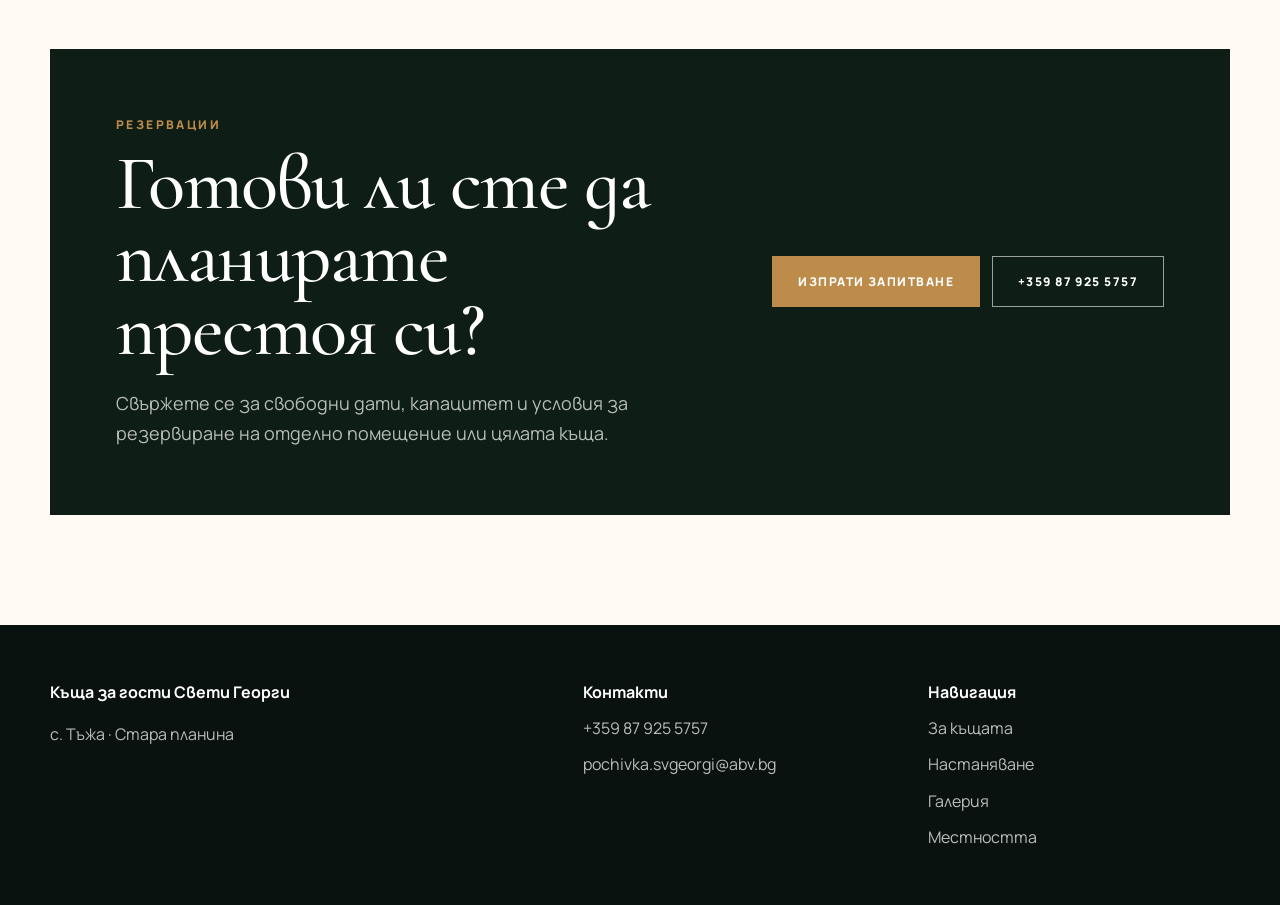
<file: accommodation.html>
<!doctype html>
<html lang="bg">
<head>
  <meta charset="utf-8">
  <meta name="viewport" content="width=device-width, initial-scale=1">
  <title>Настаняване — Къща за гости Свети Георги</title>
  <meta name="description" content="Стаи, студио и апартамент в Къща за гости Свети Георги в село Тъжа.">
  <link rel="preconnect" href="https://fonts.googleapis.com">
  <link rel="preconnect" href="https://fonts.gstatic.com" crossorigin>
  <link href="https://fonts.googleapis.com/css2?family=Cormorant+Garamond:wght@400;500;600;700&family=Manrope:wght@400;500;600;700;800&display=swap" rel="stylesheet">
  <link rel="stylesheet" href="homepage.css">

  <style>
    /* ==============================
       Accommodation page only
       ============================== */

    .page-hero {
      min-height: 68vh;
      position: relative;
      display: flex;
      align-items: flex-end;
      overflow: hidden;
      padding: 0;
      background: var(--forest);
      color: #fff;
    }

    .page-hero::before {
      content: "";
      position: absolute;
      inset: 0;
      background:
        linear-gradient(90deg, rgba(8,18,13,.88), rgba(8,18,13,.38) 50%, rgba(8,18,13,.72)),
        var(--hero-img) center / cover no-repeat;
      transform: scale(1.03);
    }

    .page-hero::after {
      content: "";
      position: absolute;
      inset: auto 0 0 0;
      height: 48%;
      background: linear-gradient(to top, rgba(0,0,0,.72), transparent);
    }

    .page-hero-inner {
      position: relative;
      z-index: 2;
      padding: 190px 0 86px;
    }

    .page-hero h1 {
      max-width: 980px;
      margin: 0;
      font-size: clamp(54px, 7.6vw, 112px);
      line-height: .88;
    }

    .page-hero .lead {
      max-width: 740px;
      margin-top: 26px;
      color: rgba(255,255,255,.82);
      font-size: clamp(18px, 1.7vw, 23px);
    }

    .page-intro {
      padding: 104px 0 72px;
      background: var(--paper);
    }

    .intro-layout {
      display: grid;
      grid-template-columns: .8fr 1.2fr;
      gap: 70px;
      align-items: end;
    }

    .intro-layout p {
      max-width: 760px;
      margin: 0;
      color: var(--muted);
      font-size: 19px;
    }

    .stay-options {
      padding: 36px 0 112px;
      background: var(--paper);
    }

    .stay-card {
      display: grid;
      grid-template-columns: 1fr;
      margin-bottom: 42px;
      background: var(--bg);
      box-shadow: 0 28px 80px rgba(13,29,22,.10);
    }

    .stay-card:nth-child(even) {
      grid-template-columns: 1fr;
    }

    .stay-card:nth-child(even) .stay-image {
      order: 0;
    }

    .stay-image {
      min-height: 360px;
      aspect-ratio: 16 / 7;
      background: var(--img) center / cover no-repeat;
    }

    .stay-slider {
      position: relative;
      min-height: 360px;
      aspect-ratio: 16 / 7;
      overflow: hidden;
      background: var(--forest);
      cursor: pointer;
    }

    .stay-slide {
      position: absolute;
      inset: 0;
      opacity: 0;
      visibility: hidden;
      background: var(--img) center / cover no-repeat;
      transform: scale(1.015);
      transition: opacity .45s ease, visibility .45s ease, transform .7s ease;
    }

    .stay-slide.is-active {
      opacity: 1;
      visibility: visible;
      transform: scale(1);
    }

    .stay-slider::after {
      content: "";
      position: absolute;
      inset: 0;
      pointer-events: none;
      background: linear-gradient(to top, rgba(0,0,0,.22), transparent 38%);
    }

    .slider-arrow {
      position: absolute;
      z-index: 3;
      top: 50%;
      width: 48px;
      height: 48px;
      border: 1px solid rgba(255,255,255,.55);
      border-radius: 999px;
      transform: translateY(-50%);
      background: rgba(8,18,13,.36);
      backdrop-filter: blur(8px);
      -webkit-backdrop-filter: blur(8px);
      color: #fff;
      font-size: 26px;
      line-height: 1;
      cursor: pointer;
      transition: .22s ease;
    }

    .slider-arrow:hover {
      background: rgba(8,18,13,.62);
      border-color: rgba(255,255,255,.85);
    }

    .slider-arrow.prev { left: 22px; }
    .slider-arrow.next { right: 22px; }

    .slider-counter {
      position: absolute;
      z-index: 3;
      right: 24px;
      bottom: 20px;
      min-width: 58px;
      padding: 8px 12px;
      border-radius: 999px;
      background: rgba(8,18,13,.52);
      backdrop-filter: blur(8px);
      -webkit-backdrop-filter: blur(8px);
      color: #fff;
      font-size: 12px;
      font-weight: 800;
      letter-spacing: .12em;
      text-align: center;
    }


    /* Fullscreen gallery */
    .stay-lightbox {
      position: fixed;
      inset: 0;
      z-index: 500;
      display: none;
      align-items: center;
      justify-content: center;
      padding: 28px;
      background: rgba(5, 12, 9, .94);
    }

    .stay-lightbox.is-open {
      display: flex;
    }

    .stay-lightbox-image {
      width: min(92vw, 1500px);
      height: min(86vh, 950px);
      background-position: center;
      background-size: contain;
      background-repeat: no-repeat;
    }

    .stay-lightbox-close,
    .stay-lightbox-arrow {
      position: absolute;
      z-index: 2;
      width: 52px;
      height: 52px;
      border: 1px solid rgba(255,255,255,.42);
      border-radius: 999px;
      background: rgba(255,255,255,.08);
      color: #fff;
      cursor: pointer;
      backdrop-filter: blur(10px);
      -webkit-backdrop-filter: blur(10px);
    }

    .stay-lightbox-close {
      top: 24px;
      right: 24px;
      font-size: 30px;
    }

    .stay-lightbox-arrow {
      top: 50%;
      transform: translateY(-50%);
      font-size: 30px;
    }

    .stay-lightbox-arrow.prev { left: 28px; }
    .stay-lightbox-arrow.next { right: 28px; }

    .stay-lightbox-counter {
      position: absolute;
      left: 50%;
      bottom: 24px;
      transform: translateX(-50%);
      padding: 8px 14px;
      border-radius: 999px;
      background: rgba(255,255,255,.10);
      color: #fff;
      font-size: 12px;
      font-weight: 800;
      letter-spacing: .12em;
    }

    @media (max-width: 640px) {
      .stay-lightbox { padding: 14px; }
      .stay-lightbox-image { width: 100%; height: 78vh; }
      .stay-lightbox-close { top: 14px; right: 14px; }
      .stay-lightbox-arrow { width: 44px; height: 44px; }
      .stay-lightbox-arrow.prev { left: 12px; }
      .stay-lightbox-arrow.next { right: 12px; }
      .stay-lightbox-counter { bottom: 14px; }
    }

    .stay-content {
      padding: clamp(38px, 5vw, 72px);
      display: flex;
      flex-direction: column;
      justify-content: center;
    }

    .stay-number {
      color: var(--gold);
      font-size: 12px;
      font-weight: 800;
      letter-spacing: .22em;
      text-transform: uppercase;
    }

    .stay-content h2 {
      margin-top: 18px;
      font-size: clamp(44px, 5vw, 76px);
    }

    .stay-content p {
      margin: 24px 0 0;
      color: var(--muted);
      font-size: 18px;
    }

    .features {
      display: flex;
      flex-wrap: wrap;
      gap: 10px 18px;
      margin: 26px 0 0;
      padding: 0;
      list-style: none;
    }

    .feature {
      position: relative;
      padding-left: 18px;
      color: var(--forest);
      font-family: Manrope, system-ui, sans-serif;
      font-size: 15px;
      font-weight: 700;
      letter-spacing: 0;
      text-transform: none;
    }

    .feature::before {
      content: "";
      position: absolute;
      left: 0;
      top: .72em;
      width: 6px;
      height: 6px;
      border-radius: 999px;
      background: var(--gold);
    }

    .stay-actions {
      display: none;
    }

    .whole-house {
      position: relative;
      overflow: hidden;
      padding: 120px 0;
      background: var(--forest);
      color: #fff;
    }

    .whole-house::before {
      content: "";
      position: absolute;
      inset: 0;
      background:
        linear-gradient(90deg, rgba(14,29,22,.92), rgba(14,29,22,.68)),
        url('images/img_3005.jpg') center / cover no-repeat;
      opacity: .92;
    }

    .whole-house .wrap {
      position: relative;
      z-index: 1;
    }

    .house-grid {
      display: grid;
      grid-template-columns: .9fr 1.1fr;
      gap: 76px;
      align-items: center;
    }

    .whole-house h2 {
      color: #fff;
      font-size: clamp(46px, 6vw, 84px);
    }

    .whole-house p {
      margin: 24px 0 0;
      max-width: 640px;
      color: rgba(255,255,255,.72);
      font-size: 19px;
    }

    .house-facts {
      display: grid;
      grid-template-columns: repeat(2, 1fr);
      gap: 1px;
      background: rgba(255,255,255,.16);
    }

    .house-fact {
      padding: 34px 28px;
      background: rgba(255,255,255,.08);
      backdrop-filter: blur(12px);
      -webkit-backdrop-filter: blur(12px);
    }

    .house-fact strong {
      display: block;
      color: var(--gold-2);
      font-family: "Cormorant Garamond", Georgia, serif;
      font-size: 52px;
      line-height: 1;
    }

    .house-fact span {
      display: block;
      margin-top: 8px;
      color: rgba(255,255,255,.78);
      font-size: 12px;
      font-weight: 800;
      letter-spacing: .14em;
      text-transform: uppercase;
    }

    .amenity-strip {
      padding: 112px 0;
      background: var(--bg);
    }

    .strip-head {
      max-width: 780px;
      margin-bottom: 48px;
    }

    .strip-head p {
      margin: 20px 0 0;
      color: var(--muted);
      font-size: 18px;
    }

    .premium-grid {
      display: grid;
      grid-template-columns: repeat(4, 1fr);
      gap: 16px;
    }

    .premium-box {
      min-height: 210px;
      padding: 28px;
      background: var(--paper);
      border: 1px solid var(--line);
      display: flex;
      flex-direction: column;
      justify-content: space-between;
      transition: .25s ease;
    }

    .premium-box:hover {
      transform: translateY(-5px);
      box-shadow: 0 22px 60px rgba(13,29,22,.12);
    }

    .premium-box span {
      color: var(--gold);
      font-size: 12px;
      font-weight: 800;
      letter-spacing: .16em;
      text-transform: uppercase;
    }

    .premium-box h3 {
      margin: 30px 0 0;
      color: var(--forest);
      font-size: 30px;
    }

    .reservation-cta {
      padding: 110px 0;
      background: var(--paper);
    }

    .cta-panel {
      display: grid;
      grid-template-columns: 1.1fr .9fr;
      align-items: center;
      gap: 60px;
      padding: 66px;
      background: var(--forest);
      color: #fff;
    }

    .cta-panel h2 {
      color: #fff;
      max-width: 680px;
    }

    .cta-panel p {
      margin: 22px 0 0;
      color: rgba(255,255,255,.7);
      font-size: 18px;
    }

    .cta-panel-actions {
      display: flex;
      justify-content: flex-end;
      flex-wrap: wrap;
      gap: 12px;
    }

    @media (max-width: 1100px) {
      .reservation-box {
        right: 0;
        width: min(520px, 48vw);
      }
    }

    @media (max-width: 980px) {
      .intro-layout,
      .stay-card,
      .stay-card:nth-child(even),
      .house-grid,
      .cta-panel {
        grid-template-columns: 1fr;
      }

      .stay-card:nth-child(even) .stay-image {
        order: 0;
      }

      .premium-grid {
        grid-template-columns: repeat(2, 1fr);
      }

      .cta-panel-actions {
        justify-content: flex-start;
      }
    }

    @media (max-width: 640px) {
      .page-hero {
        min-height: 62vh;
      }

      .page-hero-inner {
        padding: 135px 0 60px;
      }

      .page-hero h1 {
        font-size: 50px;
      }

      .page-intro,
      .stay-options,
      .amenity-strip,
      .reservation-cta {
        padding: 76px 0;
      }

      .stay-image,
      .stay-slider {
        min-height: 320px;
      }

      .slider-arrow {
        width: 42px;
        height: 42px;
      }

      .slider-arrow.prev { left: 14px; }
      .slider-arrow.next { right: 14px; }

      .slider-counter {
        right: 14px;
        bottom: 14px;
      }

      .stay-card {
        min-height: auto;
      }

      .features,
      .house-facts,
      .premium-grid {
        grid-template-columns: 1fr;
      }

      .cta-panel {
        padding: 38px 26px;
      }
    }


    .page-hero {
  height: 690px;
  min-height: 690px;
  display: block;
}

.page-hero-inner {
  position: absolute;
  left: 50%;
  top: 190px;
  transform: translateX(-50%);
  z-index: 2;

  width: min(1180px, calc(100% - 42px));
  padding: 0;
}

.page-hero h1 {
  max-width: 900px;
  margin: 0;

  font-size: clamp(54px, 6.3vw, 96px);
  line-height: .9;
}

.page-hero .lead {
  max-width: 720px;
  margin-top: 26px;
}
  </style>
</head>
<body>
  <div class="topbar">
    <div class="wrap">
      <span>с. Тъжа · Стара планина</span>
      <a href="tel:+359879255757">+359 87 925 5757</a>
    </div>
  </div>

  <header>
    <div class="wrap nav">
      <a class="logo" href="index.html">
        <img src="images/LOGO.webp" alt="Къща за гости Свети Георги">
      </a>
      <nav class="menu">
        <a href="about.html">За къщата</a>
        <a href="accommodation.html">Настаняване</a>
        <a href="gallery.html">Галерия</a>
        <a href="location.html">Местността</a>
        <a href="contacts.html">Контакти</a>
      </nav>
      
    </div>
  </header>

  <main>
    <section class="page-hero" style="--hero-img:url('images/img_3005.jpg')">
      <div class="wrap page-hero-inner">
        <div class="eyebrow">Настаняване</div>
        <h1 class="serif">Пространство за семейство, приятели и спокойни уикенди.</h1>
        <p class="lead">Изберете стая, студио, апартамент или резервирайте цялата къща за вашата компания сред тишината на Стара планина.</p>
      </div>
    </section>

    <section class="page-intro">
      <div class="wrap intro-layout">
        <div>
          <div class="kicker">Възможности за престой</div>
          <h2 class="serif">Настаняване с усещане за дом.</h2>
        </div>
        <p>
          Къща за гости Свети Георги предлага различни варианти според нуждите на гостите — уютни стаи, самостоятелно студио, просторен апартамент и възможност за наемане на цялата къща. Подходяща е както за семейни почивки, така и за събирания с приятели.
        </p>
      </div>
    </section>

    <section class="stay-options">
      <div class="wrap">
        <article class="stay-card">
          <div class="stay-slider" data-slider aria-label="Галерия Апартамент">
            <div class="stay-slide is-active" style="--img:url('images/apart1.jpg')"></div>
            <div class="stay-slide" style="--img:url('images/apart2.jpg')"></div>
            <div class="stay-slide" style="--img:url('images/apart3.jpg')"></div>
            <div class="stay-slide" style="--img:url('images/apart4.jpg')"></div>
            <button class="slider-arrow prev" type="button" aria-label="Предишна снимка">‹</button>
            <button class="slider-arrow next" type="button" aria-label="Следваща снимка">›</button>
            <div class="slider-counter"><span class="current">1</span> / <span class="total">4</span></div>
          </div>
          <div class="stay-content">
            <div class="stay-number">01 · Апартамент</div>
            <h2 class="serif">Повече простор и лично удобство.</h2>
            <p>Апартаментът е подходящ за гости, които търсят по-самостоятелно и просторно решение. Добър избор за семейства или по-дълъг престой.</p>
            <ul class="features">
              <li class="feature">Самостоятелност</li>
              <li class="feature">Подходящ за семейства</li>
              <li class="feature">Уютна атмосфера</li>
              <li class="feature">Близо до общите зони</li>
            </ul>
          </div>
        </article>

        <article class="stay-card">
          <div class="stay-slider" data-slider aria-label="Галерия Студио">
            <div class="stay-slide is-active" style="--img:url('images/studio.jpg')"></div>
            <div class="stay-slide" style="--img:url('images/studio1.jpg')"></div>
            <div class="stay-slide" style="--img:url('images/studio2.jpg')"></div>
            <div class="stay-slide" style="--img:url('images/studio3.jpg')"></div>
            <button class="slider-arrow prev" type="button" aria-label="Предишна снимка">‹</button>
            <button class="slider-arrow next" type="button" aria-label="Следваща снимка">›</button>
            <div class="slider-counter"><span class="current">1</span> / <span class="total">4</span></div>
          </div>
          <div class="stay-content">
            <div class="stay-number">02 · Студио</div>
            <h2 class="serif">Тихо място за почивка сред природата.</h2>
            <p>Студиото е удобно решение за гости, които искат повече спокойствие и самостоятелност, без да губят усещането за близост до къщата и двора.</p>
            <ul class="features">
              <li class="feature">Самостоятелно пространство</li>
              <li class="feature">Практично разпределение</li>
              <li class="feature">Топъл интериор</li>
              <li class="feature">Подходящо за двойки</li>
            </ul>
          </div>
        </article>

        <article class="stay-card">
          <div class="stay-slider" data-slider aria-label="Галерия Стаи">
            <div class="stay-slide is-active" style="--img:url('images/stai1.jpg')"></div>
            <div class="stay-slide" style="--img:url('images/stai2.jpg')"></div>
            <div class="stay-slide" style="--img:url('images/stai3.jpg')"></div>
            <div class="stay-slide" style="--img:url('images/stai4.jpg')"></div>
            <div class="stay-slide" style="--img:url('images/stai5.jpg')"></div>
            <button class="slider-arrow prev" type="button" aria-label="Предишна снимка">‹</button>
            <button class="slider-arrow next" type="button" aria-label="Следваща снимка">›</button>
            <div class="slider-counter"><span class="current">1</span> / <span class="total">4</span></div>
          </div>
          <div class="stay-content">
            <div class="stay-number">03 · Стаи</div>
            <h2 class="serif">Комфортни стаи с гледка към Балкана.</h2>
            <p>Стаите са практични, уютни и подходящи за гости, които искат чисто, спокойно и удобно място след ден сред природата.</p>
            <ul class="features">
              <li class="feature">4 стаи</li>
              <li class="feature">Баня и тоалетна</li>
              <li class="feature">Планински гледки</li>
              <li class="feature">Отопление с пелети</li>
            </ul>
          </div>
        </article>
      </div>
    </section>

    <section class="whole-house">
      <div class="wrap house-grid">
        <div>
          <div class="kicker">Цяла къща</div>
          <h2 class="serif">Идеална за компании и семейни събирания.</h2>
          <p>Ако планирате празник, уикенд с приятели или семейна почивка, можете да резервирате цялата къща и да разполагате с двора, басейните и общите пространства.</p>
          <div class="stay-actions">
            <a class="btn" href="contacts.html">Провери свободни дати</a>
            <a class="btn outline" href="tel:+359879255757">Обади се</a>
          </div>
        </div>

        <div class="house-facts">
          <div class="house-fact"><strong>6</strong><span>помещения за настаняване</span></div>
          <div class="house-fact"><strong>2</strong><span>външни басейна</span></div>
          <div class="house-fact"><strong>350€</strong><span>цена за къща</span></div>
          <div class="house-fact"><strong>360°</strong><span>природа и гледки</span></div>
        </div>
      </div>
    </section>

    <section class="reservation-cta">
      <div class="wrap">
        <div class="cta-panel">
          <div>
            <div class="kicker">Резервации</div>
            <h2 class="serif">Готови ли сте да планирате престоя си?</h2>
            <p>Свържете се за свободни дати, капацитет и условия за резервиране на отделно помещение или цялата къща.</p>
          </div>
          <div class="cta-panel-actions">
            <a class="btn" href="contacts.html">Изпрати запитване</a>
            <a class="btn outline" href="tel:+359879255757">+359 87 925 5757</a>
          </div>
        </div>
      </div>
    </section>
  </main>

  <div class="stay-lightbox" id="stayLightbox" aria-hidden="true">
    <button class="stay-lightbox-close" type="button" aria-label="Затвори">×</button>
    <button class="stay-lightbox-arrow prev" type="button" aria-label="Предишна снимка">‹</button>
    <div class="stay-lightbox-image" role="img" aria-label="Снимка от настаняването"></div>
    <button class="stay-lightbox-arrow next" type="button" aria-label="Следваща снимка">›</button>
    <div class="stay-lightbox-counter"><span class="current">1</span> / <span class="total">1</span></div>
  </div>

  <footer>
    <div class="wrap foot">
      <div>
        <strong>Къща за гости Свети Георги</strong>
        <p>с. Тъжа · Стара планина</p>
      </div>
      <div>
        <strong>Контакти</strong>
        <a href="tel:+359879255757">+359 87 925 5757</a>
        <a href="mailto:pochivka.svgeorgi@abv.bg">pochivka.svgeorgi@abv.bg</a>
      </div>
      <div>
        <strong>Навигация</strong>
        <a href="about.html">За къщата</a>
        <a href="accommodation.html">Настаняване</a>
        <a href="gallery.html">Галерия</a>
        <a href="location.html">Местността</a>
      </div>
    </div>
  </footer>

  <script>
    const stayLightbox = document.getElementById('stayLightbox');
    const lightboxImage = stayLightbox.querySelector('.stay-lightbox-image');
    const lightboxClose = stayLightbox.querySelector('.stay-lightbox-close');
    const lightboxPrev = stayLightbox.querySelector('.stay-lightbox-arrow.prev');
    const lightboxNext = stayLightbox.querySelector('.stay-lightbox-arrow.next');
    const lightboxCurrent = stayLightbox.querySelector('.stay-lightbox-counter .current');
    const lightboxTotal = stayLightbox.querySelector('.stay-lightbox-counter .total');

    let activeGallery = [];
    let activeLightboxIndex = 0;
    let lightboxTouchStartX = 0;

    function getSlideImage(slide) {
      const inlineStyle = slide.getAttribute('style') || '';
      const match = inlineStyle.match(/--img\s*:\s*url\(['"]?([^'")]+)['"]?\)/i);
      return match ? match[1] : '';
    }

    function showLightboxImage(index) {
      if (!activeGallery.length) return;
      activeLightboxIndex = (index + activeGallery.length) % activeGallery.length;
      lightboxImage.style.backgroundImage = `url('${activeGallery[activeLightboxIndex]}')`;
      lightboxCurrent.textContent = activeLightboxIndex + 1;
      lightboxTotal.textContent = activeGallery.length;
    }

    function openLightbox(images, index) {
      activeGallery = images;
      stayLightbox.classList.add('is-open');
      stayLightbox.setAttribute('aria-hidden', 'false');
      document.body.style.overflow = 'hidden';
      showLightboxImage(index);
    }

    function closeLightbox() {
      stayLightbox.classList.remove('is-open');
      stayLightbox.setAttribute('aria-hidden', 'true');
      document.body.style.overflow = '';
      lightboxImage.style.backgroundImage = '';
    }

    document.querySelectorAll('[data-slider]').forEach(function(slider) {
      const slides = Array.from(slider.querySelectorAll('.stay-slide'));
      const prev = slider.querySelector('.slider-arrow.prev');
      const next = slider.querySelector('.slider-arrow.next');
      const current = slider.querySelector('.slider-counter .current');
      const total = slider.querySelector('.slider-counter .total');
      const galleryImages = slides.map(getSlideImage).filter(Boolean);
      let index = 0;
      let touchStartX = 0;

      total.textContent = slides.length;

      function showSlide(newIndex) {
        index = (newIndex + slides.length) % slides.length;
        slides.forEach(function(slide, i) {
          slide.classList.toggle('is-active', i === index);
        });
        current.textContent = index + 1;
      }

      prev.addEventListener('click', function(event) {
        event.stopPropagation();
        showSlide(index - 1);
      });

      next.addEventListener('click', function(event) {
        event.stopPropagation();
        showSlide(index + 1);
      });

      slider.addEventListener('click', function(event) {
        if (event.target.closest('.slider-arrow')) return;
        openLightbox(galleryImages, index);
      });

      slider.addEventListener('touchstart', function(event) {
        touchStartX = event.changedTouches[0].clientX;
      }, { passive: true });

      slider.addEventListener('touchend', function(event) {
        const diff = event.changedTouches[0].clientX - touchStartX;
        if (Math.abs(diff) > 45) {
          showSlide(diff > 0 ? index - 1 : index + 1);
        }
      }, { passive: true });
    });

    lightboxPrev.addEventListener('click', function() { showLightboxImage(activeLightboxIndex - 1); });
    lightboxNext.addEventListener('click', function() { showLightboxImage(activeLightboxIndex + 1); });
    lightboxClose.addEventListener('click', closeLightbox);

    stayLightbox.addEventListener('click', function(event) {
      if (event.target === stayLightbox) closeLightbox();
    });

    stayLightbox.addEventListener('touchstart', function(event) {
      lightboxTouchStartX = event.changedTouches[0].clientX;
    }, { passive: true });

    stayLightbox.addEventListener('touchend', function(event) {
      const diff = event.changedTouches[0].clientX - lightboxTouchStartX;
      if (Math.abs(diff) > 45) {
        showLightboxImage(diff > 0 ? activeLightboxIndex - 1 : activeLightboxIndex + 1);
      }
    }, { passive: true });

    document.addEventListener('keydown', function(event) {
      if (!stayLightbox.classList.contains('is-open')) return;
      if (event.key === 'Escape') closeLightbox();
      if (event.key === 'ArrowLeft') showLightboxImage(activeLightboxIndex - 1);
      if (event.key === 'ArrowRight') showLightboxImage(activeLightboxIndex + 1);
    });
  </script>

</body>
</html>
</file>
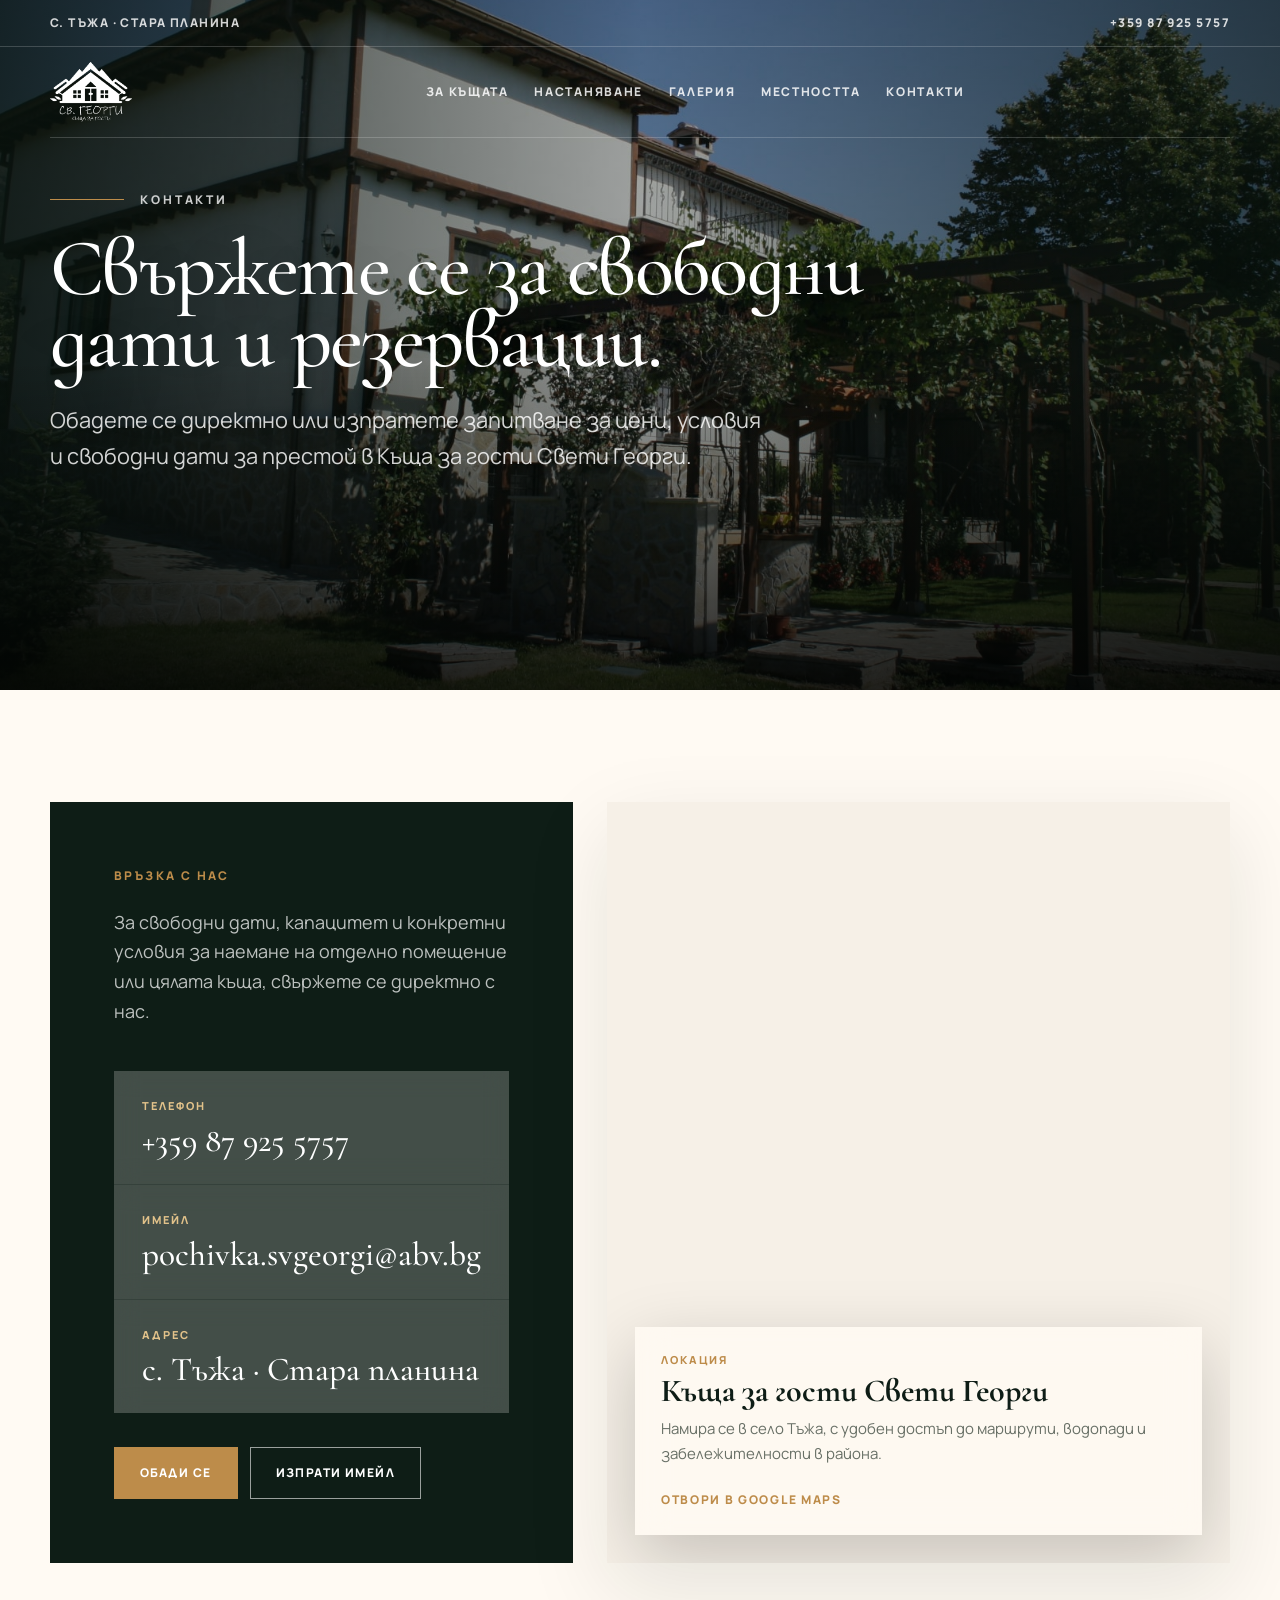
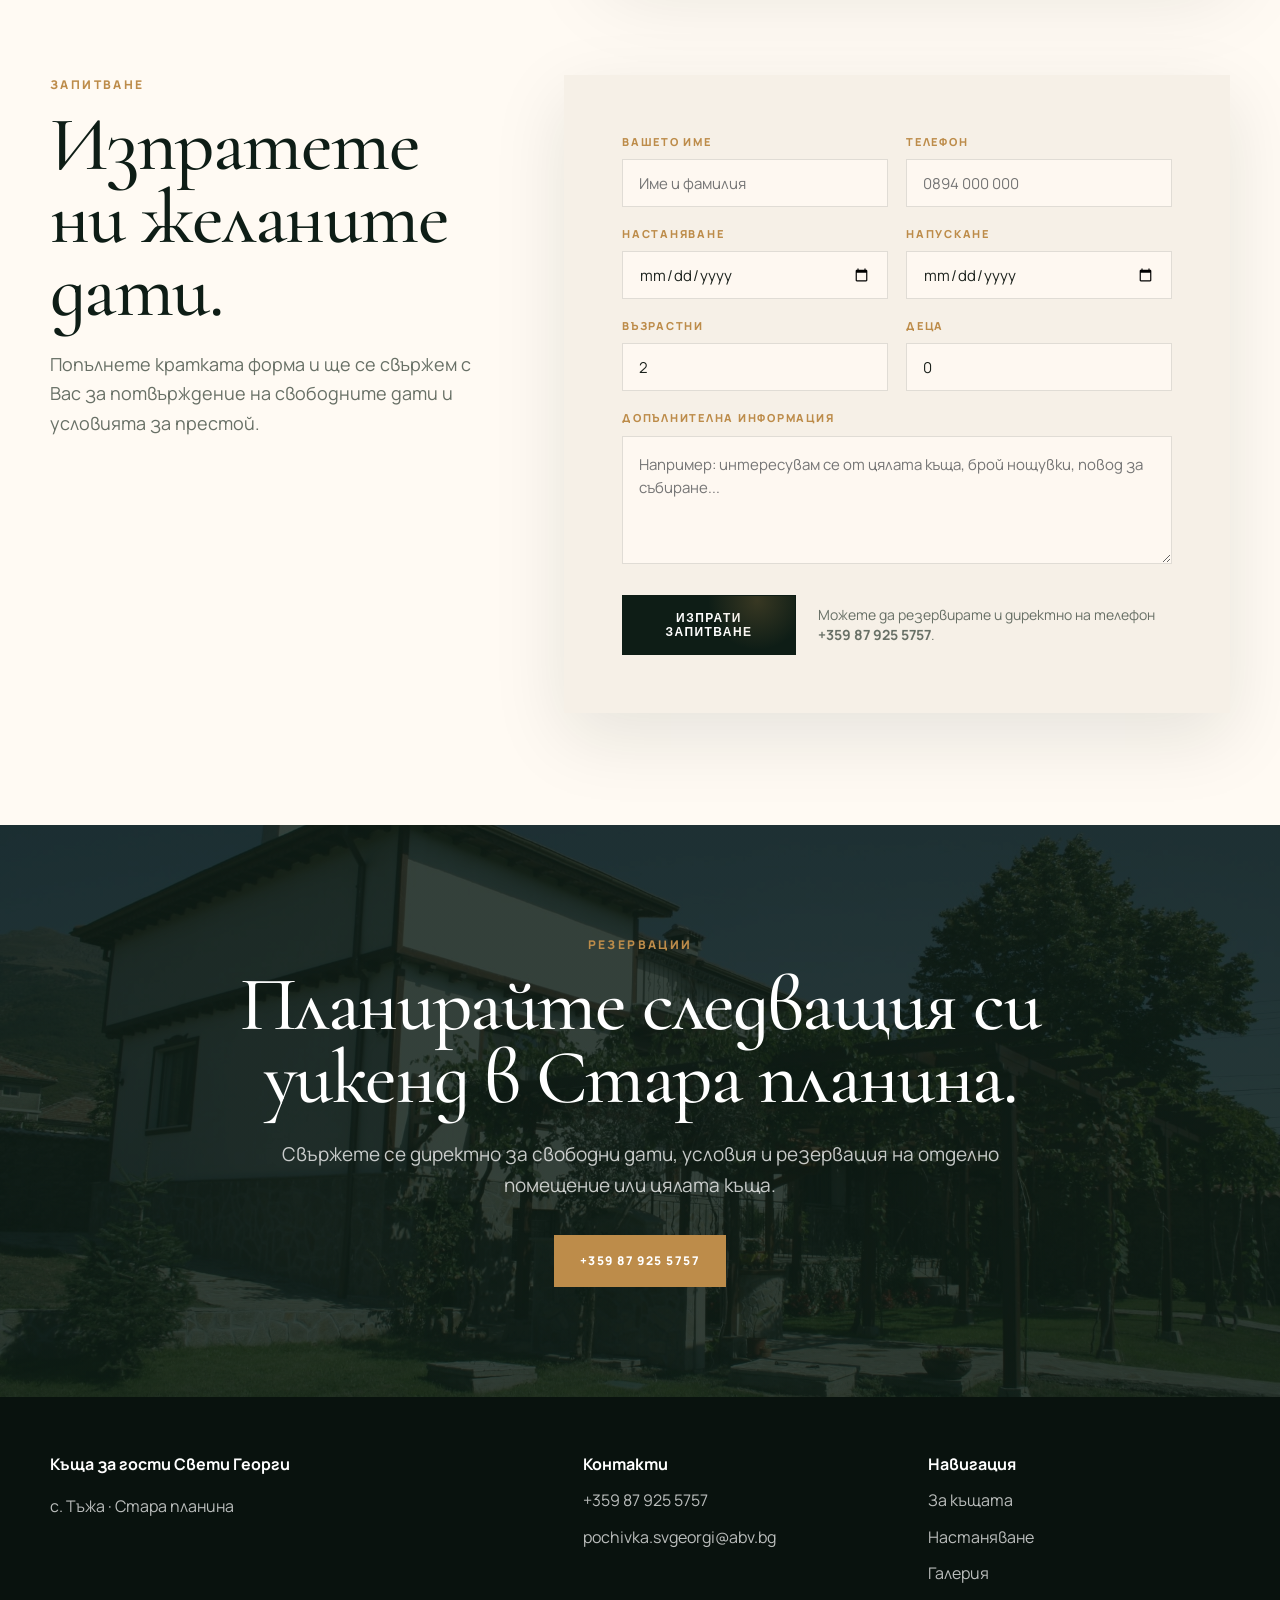
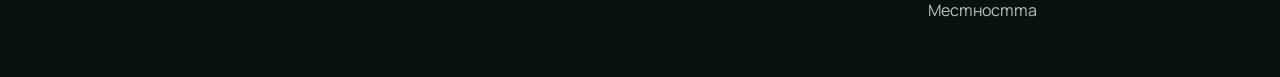
<file: contacts.html>
<!doctype html>
<html lang="bg">
<head>
  <meta charset="utf-8">
  <meta name="viewport" content="width=device-width, initial-scale=1">
  <title>Контакти — Къща за гости Свети Георги</title>
  <meta name="description" content="Контакти, локация и запитвания за резервация в Къща за гости Свети Георги, село Тъжа.">
  <link rel="preconnect" href="https://fonts.googleapis.com">
  <link rel="preconnect" href="https://fonts.gstatic.com" crossorigin>
  <link href="https://fonts.googleapis.com/css2?family=Cormorant+Garamond:wght@400;500;600;700&family=Manrope:wght@400;500;600;700;800&display=swap" rel="stylesheet">
  <link rel="stylesheet" href="homepage.css">

  <style>
    /* ==============================
       Contacts page only
       ============================== */

    .page-hero {
      height: 690px;
      min-height: 690px;
      position: relative;
      display: block;
      overflow: hidden;
      padding: 0;
      background: var(--forest);
      color: #fff;
    }

    .page-hero::before {
      content: "";
      position: absolute;
      inset: 0;
      background:
        linear-gradient(90deg, rgba(8,18,13,.88), rgba(8,18,13,.38) 50%, rgba(8,18,13,.72)),
        var(--hero-img) center / cover no-repeat;
      transform: scale(1.03);
    }

    .page-hero::after {
      content: "";
      position: absolute;
      inset: auto 0 0 0;
      height: 48%;
      background: linear-gradient(to top, rgba(0,0,0,.72), transparent);
    }

    .page-hero-inner {
      position: absolute;
      left: 50%;
      top: 190px;
      transform: translateX(-50%);
      z-index: 2;
      width: min(1180px, calc(100% - 42px));
      padding: 0;
    }

    .page-hero h1 {
      max-width: 900px;
      margin: 0;
      font-size: clamp(54px, 6.3vw, 96px);
      line-height: .9;
    }

    .page-hero .lead {
      max-width: 720px;
      margin-top: 26px;
      color: rgba(255,255,255,.82);
      font-size: clamp(18px, 1.7vw, 23px);
    }

    .contact-main {
      padding: 112px 0;
      background: var(--paper);
    }

    .contact-layout {
      display: grid;
      grid-template-columns: .9fr 1.1fr;
      gap: 34px;
      align-items: stretch;
    }

    .contact-panel {
      padding: clamp(38px, 5vw, 64px);
      background: var(--forest);
      color: #fff;
      min-height: 620px;
      display: flex;
      flex-direction: column;
      justify-content: space-between;
    }

    .contact-panel h2 {
      color: #fff;
      max-width: 520px;
      font-size: clamp(48px, 5.4vw, 82px);
      line-height: .92;
    }

    .contact-panel p {
      margin: 22px 0 0;
      max-width: 560px;
      color: rgba(255,255,255,.72);
      font-size: 18px;
    }

    .contact-methods {
      display: grid;
      gap: 1px;
      margin-top: 44px;
      background: rgba(255,255,255,.16);
    }

    .contact-method {
      padding: 26px 28px;
      background: rgba(255,255,255,.07);
      backdrop-filter: blur(12px);
      -webkit-backdrop-filter: blur(12px);
    }

    .contact-method span {
      display: block;
      margin-bottom: 9px;
      color: var(--gold-2);
      font-size: 11px;
      font-weight: 800;
      letter-spacing: .18em;
      text-transform: uppercase;
    }

    .contact-method a,
    .contact-method strong {
      color: #fff;
      font-family: "Cormorant Garamond", Georgia, serif;
      font-size: clamp(28px, 2.6vw, 42px);
      font-weight: 500;
      line-height: 1;
    }

    .contact-actions {
      display: flex;
      flex-wrap: wrap;
      gap: 12px;
      margin-top: 34px;
    }

    .map-panel {
      position: relative;
      min-height: 620px;
      overflow: hidden;
      background: var(--bg);
      box-shadow: 0 28px 80px rgba(13,29,22,.10);
    }

    .map-panel iframe {
      width: 100%;
      height: 100%;
      min-height: 620px;
      display: block;
      border: 0;
      filter: saturate(.86) contrast(.96);
    }

    .map-card {
      position: absolute;
      left: 28px;
      right: 28px;
      bottom: 28px;
      padding: 24px 26px;
      background: rgba(255,250,243,.88);
      backdrop-filter: blur(16px);
      -webkit-backdrop-filter: blur(16px);
      box-shadow: 0 22px 70px rgba(0,0,0,.20);
    }

    .map-card span {
      display: block;
      margin-bottom: 6px;
      color: var(--gold);
      font-size: 11px;
      font-weight: 800;
      letter-spacing: .18em;
      text-transform: uppercase;
    }

    .map-card strong {
      display: block;
      color: var(--forest);
      font-family: "Cormorant Garamond", Georgia, serif;
      font-size: 32px;
      line-height: 1;
    }

    .map-card p {
      margin: 10px 0 18px;
      color: var(--muted);
      font-size: 15px;
    }

    .inquiry-section {
      padding: 0 0 112px;
      background: var(--paper);
    }

    .inquiry-layout {
      display: grid;
      grid-template-columns: .8fr 1.2fr;
      gap: 70px;
      align-items: start;
    }

    .inquiry-copy h2 {
      max-width: 580px;
    }

    .inquiry-copy p {
      margin: 22px 0 0;
      max-width: 540px;
      color: var(--muted);
      font-size: 18px;
    }

    .contact-form {
      padding: clamp(34px, 5vw, 58px);
      background: var(--bg);
      box-shadow: 0 24px 70px rgba(13,29,22,.10);
    }

    .form-grid {
      display: grid;
      grid-template-columns: repeat(2, 1fr);
      gap: 18px;
    }

    .contact-form label {
      display: block;
    }

    .contact-form label.full {
      grid-column: 1 / -1;
    }

    .contact-form span {
      display: block;
      margin-bottom: 8px;
      color: var(--gold);
      font-size: 11px;
      font-weight: 800;
      letter-spacing: .16em;
      text-transform: uppercase;
    }

    .contact-form input,
    .contact-form textarea {
      width: 100%;
      min-height: 48px;
      padding: 0 16px;
      border: 1px solid var(--line);
      outline: none;
      background: rgba(255,250,243,.88);
      color: var(--text);
      font-family: inherit;
      font-size: 15px;
    }

    .contact-form textarea {
      min-height: 128px;
      padding: 16px;
      resize: vertical;
      line-height: 1.55;
    }

    .contact-form input:focus,
    .contact-form textarea:focus {
      border-color: rgba(189,140,74,.55);
      box-shadow: 0 0 0 3px rgba(189,140,74,.12);
    }

    .form-bottom {
      display: flex;
      align-items: center;
      justify-content: space-between;
      gap: 22px;
      margin-top: 24px;
    }

    .form-note {
      margin: 0;
      color: var(--muted);
      font-size: 14px;
      line-height: 1.45;
    }

    .contact-cta {
      padding: 110px 0;
      background:
        linear-gradient(rgba(14,29,22,.84), rgba(14,29,22,.84)),
        url('images/img_3005.jpg') center / cover no-repeat;
      color: #fff;
      text-align: center;
    }

    .contact-cta h2 {
      max-width: 840px;
      margin: 0 auto;
      color: #fff;
    }

    .contact-cta p {
      max-width: 720px;
      margin: 24px auto 34px;
      color: rgba(255,255,255,.76);
      font-size: 19px;
    }

    @media (max-width: 980px) {
      .contact-layout,
      .inquiry-layout {
        grid-template-columns: 1fr;
      }

      .contact-panel,
      .map-panel,
      .map-panel iframe {
        min-height: 520px;
      }
    }

    @media (max-width: 640px) {
      .page-hero {
        height: 620px;
        min-height: 620px;
      }

      .page-hero-inner {
        top: 150px;
      }

      .page-hero h1 {
        font-size: 50px;
      }

      .contact-main,
      .inquiry-section,
      .contact-cta {
        padding: 76px 0;
      }

      .form-grid {
        grid-template-columns: 1fr;
      }

      .form-bottom {
        align-items: flex-start;
        flex-direction: column;
      }

      .map-card {
        left: 18px;
        right: 18px;
        bottom: 18px;
      }
    }
  </style>
</head>
<body>
  <div class="topbar">
    <div class="wrap">
      <span>с. Тъжа · Стара планина</span>
      <a href="tel:+359879255757">+359 87 925 5757</a>
    </div>
  </div>

  <header>
    <div class="wrap nav">
      <a class="logo" href="index.html">
        <img src="images/LOGO.webp" alt="Къща за гости Свети Георги">
      </a>
      <nav class="menu">
        <a href="about.html">За къщата</a>
        <a href="accommodation.html">Настаняване</a>
        <a href="gallery.html">Галерия</a>
        <a href="location.html">Местността</a>
        <a href="contacts.html">Контакти</a>
      </nav>
    </div>
  </header>

  <main>
    <section class="page-hero" style="--hero-img:url('images/img_3005.jpg')">
      <div class="page-hero-inner">
        <div class="eyebrow">Контакти</div>
        <h1 class="serif">Свържете се за свободни дати и резервации.</h1>
        <p class="lead">Обадете се директно или изпратете запитване за цени, условия и свободни дати за престой в Къща за гости Свети Георги.</p>
      </div>
    </section>

    <section class="contact-main">
      <div class="wrap contact-layout">
        <div class="contact-panel">
          <div>
            <div class="kicker">Връзка с нас</div>
            <h2 class="serif"></h2>
            <p>За свободни дати, капацитет и конкретни условия за наемане на отделно помещение или цялата къща, свържете се директно с нас.</p>

            <div class="contact-methods">
              <div class="contact-method">
                <span>Телефон</span>
                <a href="tel:+359879255757">+359 87 925 5757</a>
              </div>
              <div class="contact-method">
                <span>Имейл</span>
                <a href="mailto:pochivka.svgeorgi@abv.bg">pochivka.svgeorgi@abv.bg</a>
              </div>
              <div class="contact-method">
                <span>Адрес</span>
                <strong>с. Тъжа · Стара планина</strong>
              </div>
            </div>
          </div>

          <div class="contact-actions">
            <a class="btn" href="tel:+359879255757">Обади се</a>
            <a class="btn outline" href="mailto:pochivka.svgeorgi@abv.bg">Изпрати имейл</a>
          </div>
        </div>

        <div class="map-panel">
          <iframe src="https://www.google.com/maps/embed?pb=!1m18!1m12!1m3!1d3480.5993181441154!2d25.081988076490113!3d42.65609161634738!2m3!1f0!2f0!3f0!3m2!1i1024!2i768!4f13.1!3m3!1m2!1s0x40a9a58145380391%3A0xd354e3b09efa3ad!2z0JrRitGJ0LAg0LfQsCDQs9C-0YHRgtC4IOKAntCh0LLQtdGC0Lgi0JPQtdC-0YDQs9C4Ig!5e1!3m2!1sbg!2sbg!4v1783410395306!5m2!1sbg!2sbg" allowfullscreen="" loading="lazy" referrerpolicy="strict-origin-when-cross-origin"></iframe>
          <div class="map-card">
            <span>Локация</span>
            <strong>Къща за гости Свети Георги</strong>
            <p>Намира се в село Тъжа, с удобен достъп до маршрути, водопади и забележителности в района.</p>
            <a class="more" href="https://www.google.com/maps" target="_blank" rel="noopener">Отвори в Google Maps</a>
          </div>
        </div>
      </div>
    </section>

    <section class="inquiry-section" id="booking">
      <div class="wrap inquiry-layout">
        <div class="inquiry-copy">
          <div class="kicker">Запитване</div>
          <h2 class="serif">Изпратете ни желаните дати.</h2>
          <p>Попълнете кратката форма и ще се свържем с Вас за потвърждение на свободните дати и условията за престой.</p>
        </div>

        <form class="contact-form" action="send-mail.php" method="POST">
          
          <input type="hidden" name="source" value="Контакти">
<div class="form-grid">
            <label>
              <span>Вашето име</span>
              <input type="text" name="name" placeholder="Име и фамилия" required>
            </label>

            <label>
              <span>Телефон</span>
              <input type="tel" name="phone" placeholder="0894 000 000" required>
            </label>

            <label>
              <span>Настаняване</span>
              <input type="date" name="checkin" required>
            </label>

            <label>
              <span>Напускане</span>
              <input type="date" name="checkout" required>
            </label>

            <label>
              <span>Възрастни</span>
              <input type="number" name="adults" min="1" value="2" required>
            </label>

            <label>
              <span>Деца</span>
              <input type="number" name="children" min="0" value="0">
            </label>

            <label class="full">
              <span>Допълнителна информация</span>
              <textarea name="message" placeholder="Например: интересувам се от цялата къща, брой нощувки, повод за събиране..."></textarea>
            </label>
          </div>

          <div class="form-bottom">
            <button class="btn dark" type="submit">Изпрати запитване</button>
            <p class="form-note">Можете да резервирате и директно на телефон <strong>+359 87 925 5757</strong>.</p>
          </div>
        </form>
      </div>
    </section>

    <section class="contact-cta">
      <div class="wrap">
        <div class="kicker">Резервации</div>
        <h2 class="serif">Планирайте следващия си уикенд в Стара планина.</h2>
        <p>Свържете се директно за свободни дати, условия и резервация на отделно помещение или цялата къща.</p>
        <a class="btn" href="tel:+359879255757">+359 87 925 5757</a>
      </div>
    </section>
  </main>

  <footer>
    <div class="wrap foot">
      <div>
        <strong>Къща за гости Свети Георги</strong>
        <p>с. Тъжа · Стара планина</p>
      </div>
      <div>
        <strong>Контакти</strong>
        <a href="tel:+359879255757">+359 87 925 5757</a>
        <a href="mailto:pochivka.svgeorgi@abv.bg">pochivka.svgeorgi@abv.bg</a>
      </div>
      <div>
        <strong>Навигация</strong>
        <a href="about.html">За къщата</a>
        <a href="accommodation.html">Настаняване</a>
        <a href="gallery.html">Галерия</a>
        <a href="location.html">Местността</a>
      </div>
    </div>
  </footer>

  <script>
    document.querySelectorAll('input[type="date"]').forEach(input => {
      input.addEventListener('click', function () {
        if (this.showPicker) this.showPicker();
      });
    });
  </script>
</body>
</html>
</file>
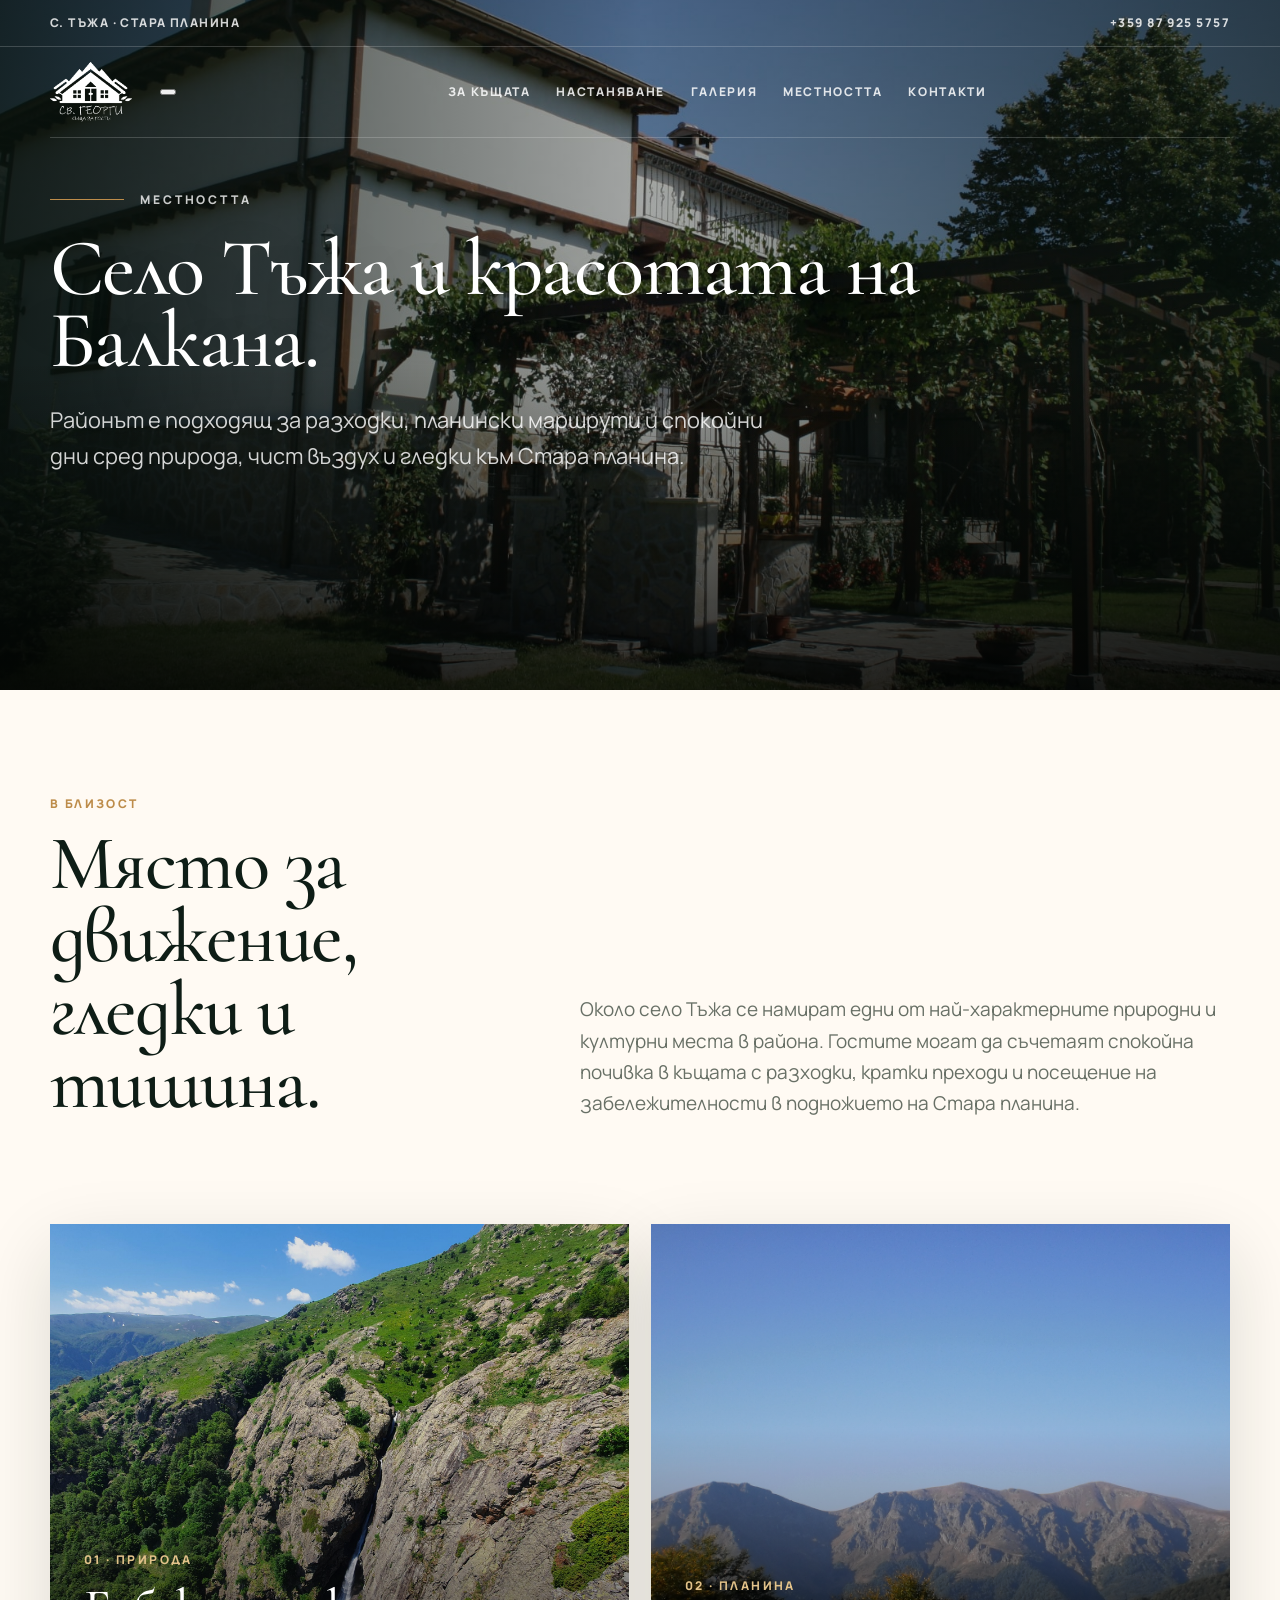
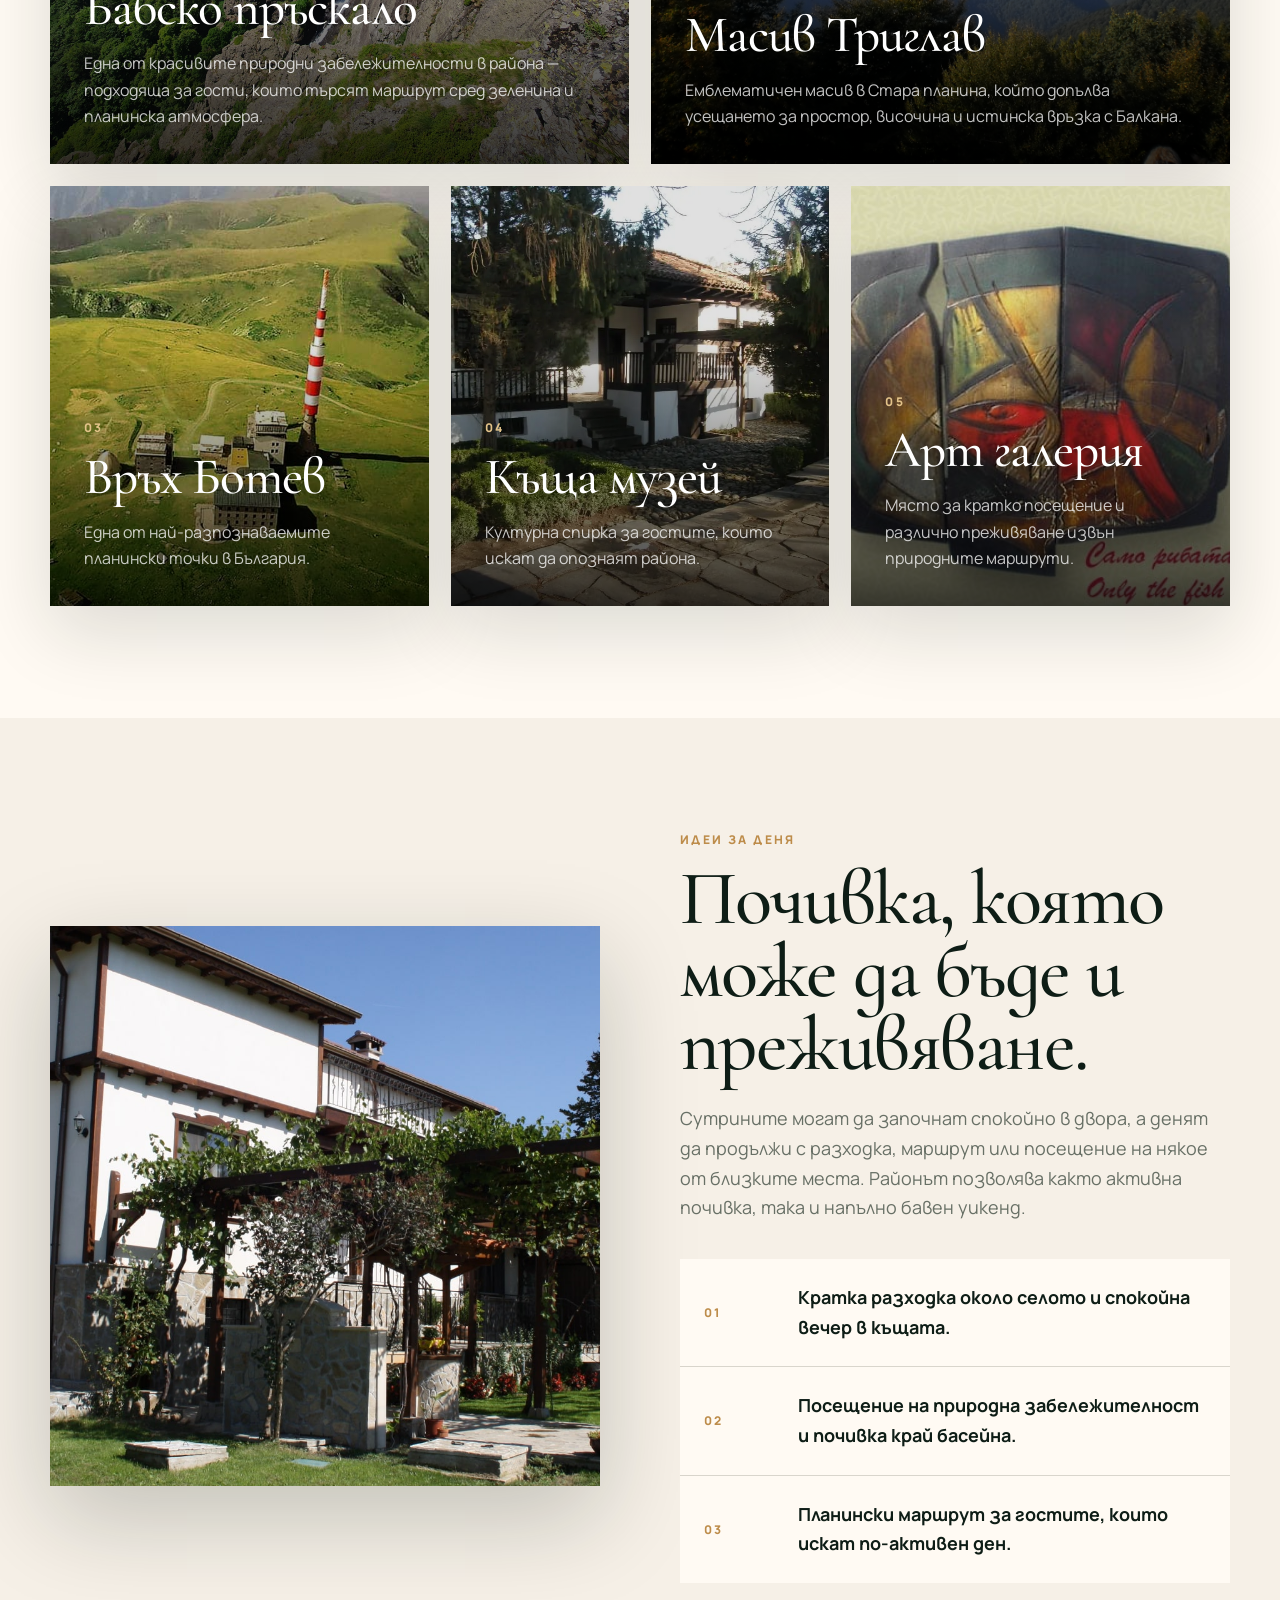
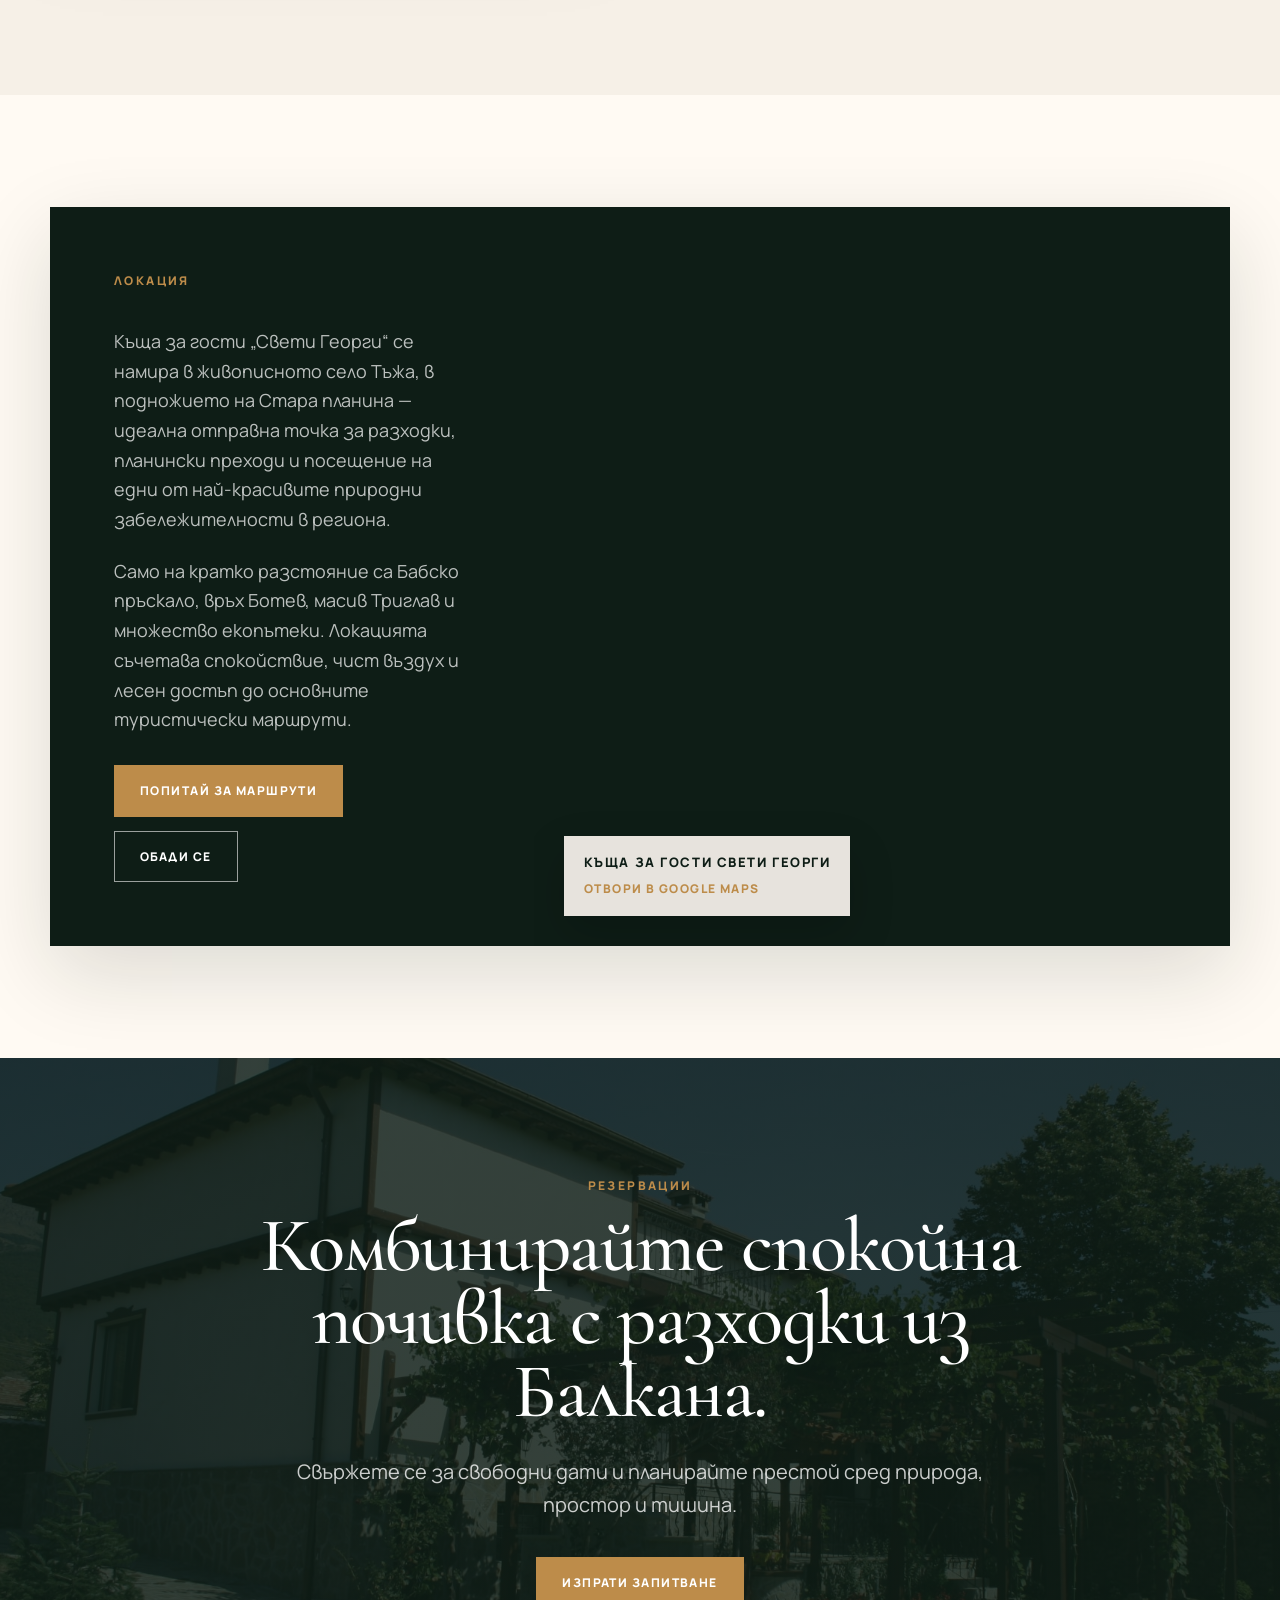
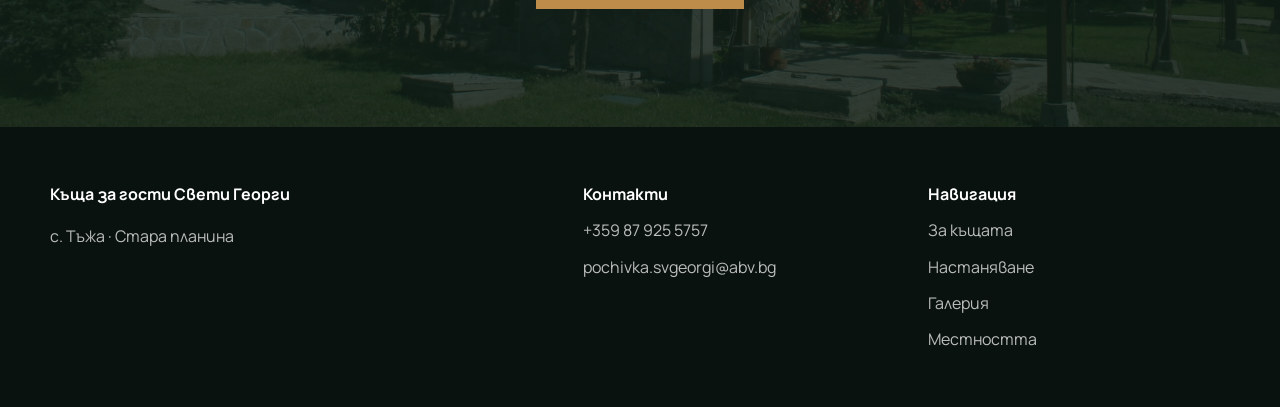
<file: location.html>
<!doctype html>
<html lang="bg">
<head>
  <meta charset="utf-8">
  <meta name="viewport" content="width=device-width, initial-scale=1">
  <title>Местността — Къща за гости Свети Георги</title>
  <meta name="description" content="Забележителности, маршрути и природа около село Тъжа и Къща за гости Свети Георги.">
  <link rel="preconnect" href="https://fonts.googleapis.com">
  <link rel="preconnect" href="https://fonts.gstatic.com" crossorigin>
  <link href="https://fonts.googleapis.com/css2?family=Cormorant+Garamond:wght@400;500;600;700&family=Manrope:wght@400;500;600;700;800&display=swap" rel="stylesheet">
  <link rel="stylesheet" href="homepage.css">

  <style>
    /* ==============================
       Location page only
       ============================== */

    .page-hero {
      min-height: 68vh;
      position: relative;
      display: flex;
      align-items: flex-end;
      overflow: hidden;
      padding: 0;
      background: var(--forest);
      color: #fff;
    }

    .page-hero::before {
      content: "";
      position: absolute;
      inset: 0;
      background:
        linear-gradient(90deg, rgba(8,18,13,.88), rgba(8,18,13,.36) 50%, rgba(8,18,13,.70)),
        var(--hero-img) center / cover no-repeat;
      transform: scale(1.03);
    }

    .page-hero::after {
      content: "";
      position: absolute;
      inset: auto 0 0 0;
      height: 48%;
      background: linear-gradient(to top, rgba(0,0,0,.72), transparent);
    }

    .page-hero-inner {
      position: relative;
      z-index: 2;
      padding: 190px 0 86px;
    }

    .page-hero h1 {
      max-width: 980px;
      margin: 0;
      font-size: clamp(54px, 7.6vw, 112px);
      line-height: .88;
    }

    .page-hero .lead {
      max-width: 740px;
      margin-top: 26px;
      color: rgba(255,255,255,.82);
      font-size: clamp(18px, 1.7vw, 23px);
    }


    /* Desktop hero alignment fix - matches inner pages */
    .page-hero {
      height: 690px;
      min-height: 690px;
      display: block;
    }

    .page-hero-inner {
      position: absolute;
      left: 50%;
      top: 190px;
      transform: translateX(-50%);
      z-index: 2;

      width: min(1180px, calc(100% - 42px));
      padding: 0;
    }

    .page-hero h1 {
      max-width: 900px;
      margin: 0;

      font-size: clamp(54px, 6.3vw, 96px);
      line-height: .9;
    }

    .page-hero .lead {
      max-width: 720px;
      margin-top: 26px;
    }

    .location-intro {
      padding: 104px 0 76px;
      background: var(--paper);
    }

    .location-intro-grid {
      display: grid;
      grid-template-columns: .82fr 1.18fr;
      gap: 78px;
      align-items: end;
    }

    .location-intro p {
      max-width: 760px;
      margin: 0;
      color: var(--muted);
      font-size: 19px;
    }

    .attractions {
      padding: 28px 0 112px;
      background: var(--paper);
    }

    .attraction-grid {
      display: grid;
      grid-template-columns: repeat(12, 1fr);
      gap: 22px;
    }

    .attraction-card {
      min-height: 420px;
      position: relative;
      overflow: hidden;
      display: flex;
      align-items: flex-end;
      padding: 34px;
      background: var(--forest);
      color: #fff;
      box-shadow: 0 26px 70px rgba(13,29,22,.14);
    }

    .attraction-card.large {
      grid-column: span 6;
      min-height: 540px;
    }

    .attraction-card.medium {
      grid-column: span 4;
    }

    .attraction-card.wide {
      grid-column: span 8;
    }

    .attraction-card.small-wide {
      grid-column: span 4;
    }

    .attraction-card::before {
      content: "";
      position: absolute;
      inset: 0;
      background: var(--img) center / cover no-repeat;
      transition: .45s ease;
    }

    .attraction-card::after {
      content: "";
      position: absolute;
      inset: 0;
      background: linear-gradient(to top, rgba(0,0,0,.78), rgba(0,0,0,.12) 62%, rgba(0,0,0,.12));
    }

    .attraction-card:hover::before {
      transform: scale(1.06);
    }

    .attraction-content {
      position: relative;
      z-index: 2;
      max-width: 520px;
    }

    .attraction-number {
      display: inline-block;
      margin-bottom: 16px;
      color: var(--gold-2);
      font-size: 12px;
      font-weight: 800;
      letter-spacing: .2em;
      text-transform: uppercase;
    }

    .attraction-card h2,
    .attraction-card h3 {
      margin: 0;
      color: #fff;
      font-size: clamp(34px, 4vw, 58px);
      line-height: .92;
    }

    .attraction-card p {
      margin: 18px 0 0;
      color: rgba(255,255,255,.76);
      font-size: 16px;
    }

    .route-section {
      padding: 112px 0;
      background: var(--bg);
    }

    .route-layout {
      display: grid;
      grid-template-columns: 1fr 1fr;
      gap: 80px;
      align-items: center;
    }

    .route-image {
      min-height: 560px;
      background: url('images/img_3005.jpg') center / cover no-repeat;
      box-shadow: var(--shadow);
    }

    .route-content p {
      margin: 22px 0 0;
      max-width: 620px;
      color: var(--muted);
      font-size: 18px;
    }

    .route-list {
      display: grid;
      gap: 1px;
      margin-top: 36px;
      background: var(--line);
    }

    .route-item {
      display: grid;
      grid-template-columns: 72px 1fr;
      gap: 22px;
      align-items: center;
      padding: 24px;
      background: var(--paper);
    }

    .route-item span {
      color: var(--gold);
      font-size: 12px;
      font-weight: 800;
      letter-spacing: .18em;
      text-transform: uppercase;
    }

    .route-item strong {
      display: block;
      color: var(--forest);
      font-size: 18px;
    }

    .map-section {
      padding: 112px 0;
      background: var(--paper);
    }

    .map-panel {
      display: grid;
      grid-template-columns: .82fr 1.18fr;
      gap: 0;
      min-height: 520px;
      background: var(--forest);
      color: #fff;
      box-shadow: 0 28px 80px rgba(13,29,22,.14);
    }

    .map-text {
      padding: clamp(42px, 5vw, 70px);
      display: flex;
      flex-direction: column;
      justify-content: center;
    }

    .map-text h2 {
      color: #fff;
    }

    .map-text p {
      margin: 22px 0 0;
      color: rgba(255,255,255,.72);
      font-size: 18px;
    }

    .location-title {
      max-width: 520px;
      font-size: clamp(54px, 4.8vw, 78px);
      line-height: .92;
      letter-spacing: -.02em;
    }

    .location-map {
      position: relative;
      overflow: hidden;
      min-height: 620px;
      background: var(--forest);
    }

    .location-map iframe {
      width: 100%;
      height: 100%;
      min-height: 620px;
      display: block;
      border: 0;
      filter: saturate(.86) contrast(.96);
    }

    .map-note {
      position: absolute;
      left: 30px;
      bottom: 30px;
      padding: 16px 20px;
      background: rgba(255,250,243,.9);
      backdrop-filter: blur(12px);
      -webkit-backdrop-filter: blur(12px);
      color: var(--forest);
      box-shadow: 0 18px 45px rgba(0,0,0,.18);
    }

    .map-note strong {
      display: block;
      font-size: 13px;
      font-weight: 900;
      letter-spacing: .12em;
      text-transform: uppercase;
    }

    .map-note a {
      display: inline-block;
      margin-top: 6px;
      color: var(--gold);
      font-size: 12px;
      font-weight: 900;
      letter-spacing: .12em;
      text-transform: uppercase;
    }

    .location-cta {
      padding: 118px 0;
      background:
        linear-gradient(rgba(14,29,22,.84), rgba(14,29,22,.84)),
        url('images/img_3005.jpg') center / cover no-repeat;
      color: #fff;
      text-align: center;
    }

    .location-cta h2 {
      max-width: 820px;
      margin: 0 auto;
      color: #fff;
    }

    .location-cta p {
      max-width: 720px;
      margin: 26px auto 36px;
      color: rgba(255,255,255,.78);
      font-size: 20px;
    }

    @media (max-width: 980px) {
      .location-intro-grid,
      .route-layout,
      .map-panel {
        grid-template-columns: 1fr;
      }

      .attraction-card.large,
      .attraction-card.medium,
      .attraction-card.wide,
      .attraction-card.small-wide {
        grid-column: span 6;
      }

      .map-text {
        order: 2;
      }
    }

    @media (max-width: 640px) {
      .page-hero {
        min-height: 62vh;
      }

      .page-hero-inner {
        padding: 135px 0 60px;
      }

      .page-hero h1 {
        font-size: 50px;
      }

      .location-intro,
      .attractions,
      .route-section,
      .map-section,
      .location-cta {
        padding: 76px 0;
      }

      .attraction-card.large,
      .attraction-card.medium,
      .attraction-card.wide,
      .attraction-card.small-wide {
        grid-column: 1 / -1;
        min-height: 360px;
      }

      .route-image,
      .location-map {
        min-height: 340px;
      }

      .route-item {
        grid-template-columns: 1fr;
        gap: 8px;
      }


      .page-hero {
  height: 690px;
  min-height: 690px;
  display: block;
}

.page-hero-inner {
  position: absolute;
  left: 50%;
  top: 190px;
  transform: translateX(-50%);
  z-index: 2;

  width: min(1180px, calc(100% - 42px));
  padding: 0;
}

.page-hero h1 {
  max-width: 900px;
  margin: 0;

  font-size: clamp(54px, 6.3vw, 96px);
  line-height: .9;
}

.page-hero .lead {
  max-width: 720px;
  margin-top: 26px;
}
    }
  

/* =========================================================
   Mobile fixes - added inside page
   Mobile-only overrides. Desktop layout remains unchanged.
   ========================================================= */

html,
body {
  max-width: 100%;
  overflow-x: hidden;
}

button,
input,
textarea,
select {
  font: inherit;
}

@media (max-width: 980px) {
  .topbar {
    position: relative;
    background: rgba(9, 18, 14, .96);
  }

  header {
    position: absolute;
    top: 46px;
  }

  .nav {
    height: auto;
    min-height: 86px;
    align-items: center;
    flex-wrap: wrap;
    gap: 12px;
    padding: 12px 0;
  }

  .logo img {
    height: 54px;
  }

  .menu {
    width: 100%;
    display: flex;
    justify-content: flex-start;
    gap: 12px;
    overflow-x: auto;
    padding: 8px 0 2px;
    scrollbar-width: none;
    -webkit-overflow-scrolling: touch;
  }

  .menu::-webkit-scrollbar {
    display: none;
  }

  .menu a {
    flex: 0 0 auto;
    white-space: nowrap;
    padding: 8px 12px;
    border: 1px solid rgba(255,255,255,.18);
    border-radius: 999px;
    background: rgba(255,255,255,.06);
  }

  .hero,
  .page-hero {
    height: auto !important;
    min-height: auto !important;
    display: block !important;
    overflow: hidden !important;
  }

  .hero {
    padding: 0 0 42px !important;
  }

  .hero-inner,
  .page-hero-inner {
    position: relative !important;
    left: auto !important;
    top: auto !important;
    transform: none !important;
    width: min(1180px, calc(100% - 32px)) !important;
    min-height: auto !important;
    height: auto !important;
    padding: 190px 0 56px !important;
    margin: 0 auto !important;
    display: block !important;
  }

  .hero-copy {
    max-width: 100% !important;
  }

  .reservation-box {
    position: relative !important;
    right: auto !important;
    top: auto !important;
    width: 100% !important;
    max-width: 680px !important;
    margin: 30px 0 0 !important;
  }

  .reservation-grid {
    grid-template-columns: repeat(2, minmax(0, 1fr)) !important;
  }

  .section-head,
  .intro-grid,
  .story-grid,
  .house-grid,
  .intro-layout,
  .contact-layout,
  .inquiry-layout,
  .gallery-intro-layout,
  .strip-head,
  .gallery-cta-panel,
  .location-intro-grid,
  .route-layout,
  .map-panel,
  .cta-panel {
    grid-template-columns: 1fr !important;
    gap: 34px !important;
  }

  .feature-grid,
  .premium-grid,
  .house-facts,
  .featured-grid,
  .masonry-gallery,
  .attraction-grid,
  .nearby,
  .room-grid,
  .amenities,
  .facts,
  .foot {
    grid-template-columns: repeat(2, minmax(0, 1fr)) !important;
  }

  .attraction-card.large,
  .attraction-card.medium,
  .attraction-card.wide,
  .attraction-card.small-wide {
    grid-column: auto !important;
    min-height: 380px !important;
  }

  .story-title {
    position: static !important;
  }

  .contact-panel,
  .map-panel,
  .map-panel iframe,
  .location-map,
  .location-map iframe {
    min-height: 460px !important;
  }

  .cta-panel-actions,
  .gallery-cta-actions {
    justify-content: flex-start !important;
  }
}

@media (max-width: 640px) {
  .topbar {
    display: none !important;
  }

  header {
    top: 0 !important;
  }

  .wrap,
  .hero-inner,
  .page-hero-inner {
    width: min(100% - 28px, 1180px) !important;
  }

  .nav {
    min-height: 72px !important;
    padding: 10px 0 !important;
  }

  .logo img {
    height: 48px !important;
  }

  .menu {
    gap: 8px !important;
    padding-top: 6px !important;
  }

  .menu a {
    padding: 7px 10px !important;
    font-size: 10px !important;
    letter-spacing: .09em !important;
  }

  .hero-inner,
  .page-hero-inner {
    padding: 132px 0 46px !important;
  }

  h1,
  .page-hero h1 {
    max-width: 100% !important;
    font-size: clamp(42px, 13.5vw, 56px) !important;
    line-height: .92 !important;
  }

  h2,
  .contact-panel h2,
  .whole-house h2,
  .location-title {
    font-size: clamp(36px, 11vw, 48px) !important;
    line-height: .96 !important;
  }

  .lead,
  .page-hero .lead,
  .section-head p,
  .intro-layout p,
  .gallery-intro p,
  .strip-head p,
  .location-intro p,
  .route-content p,
  .contact-panel p,
  .inquiry-copy p,
  .whole-house p,
  .cta-panel p,
  .gallery-cta-panel p {
    font-size: 16px !important;
  }

  section,
  .about-section,
  .page-intro,
  .stay-options,
  .amenity-strip,
  .reservation-cta,
  .contact-main,
  .inquiry-section,
  .contact-cta,
  .gallery-intro,
  .featured-gallery,
  .gallery-strip,
  .gallery-cta,
  .location-intro,
  .attractions,
  .route-section,
  .map-section,
  .location-cta,
  .whole-house,
  .about-cta {
    padding-top: 68px !important;
    padding-bottom: 68px !important;
  }

  .reservation-box,
  .text-card,
  .story-card,
  .stay-content,
  .contact-form,
  .contact-panel,
  .cta-panel,
  .gallery-cta-panel,
  .map-text {
    padding: 26px 20px !important;
  }

  .reservation-grid,
  .form-grid,
  .feature-grid,
  .premium-grid,
  .house-facts,
  .featured-grid,
  .masonry-gallery,
  .attraction-grid,
  .nearby,
  .room-grid,
  .amenities,
  .facts,
  .check-list,
  .foot,
  .gallery {
    grid-template-columns: 1fr !important;
  }

  .reservation-bottom,
  .form-bottom,
  .cta-panel-actions,
  .gallery-cta-actions,
  .contact-actions,
  .hero-actions {
    align-items: stretch !important;
    flex-direction: column !important;
  }

  .reservation-bottom button,
  .form-bottom button,
  .btn {
    width: 100% !important;
  }

  .direct-phone,
  .form-note {
    text-align: left !important;
  }

  .photo-stack,
  .house-photo-stack {
    min-height: 360px !important;
  }

  .photo-main,
  .house-photo-main {
    width: 88% !important;
    height: 310px !important;
  }

  .photo-small,
  .house-photo-small {
    width: 62% !important;
    height: 180px !important;
    border-width: 8px !important;
  }

  .story-visual,
  .stay-image,
  .route-image,
  .location-map,
  .location-map iframe,
  .map-panel iframe,
  .contact-panel,
  .map-panel {
    min-height: 320px !important;
  }

  .stay-image {
    aspect-ratio: 4 / 3 !important;
  }

  .gallery,
  .featured-grid,
  .masonry-gallery {
    grid-auto-rows: 250px !important;
  }

  .gallery div,
  .gallery-tile,
  .masonry-gallery .gallery-tile {
    min-height: 250px !important;
  }

  .attraction-card.large,
  .attraction-card.medium,
  .attraction-card.wide,
  .attraction-card.small-wide {
    grid-column: 1 / -1 !important;
    min-height: 320px !important;
    padding: 24px !important;
  }

  .map-card,
  .map-note {
    position: static !important;
    margin: 0 !important;
  }

  .map-card {
    left: auto !important;
    right: auto !important;
    bottom: auto !important;
  }

  .room-img {
    height: 240px !important;
  }

  .room-body,
  .feature-card,
  .premium-box,
  .house-fact,
  .fact {
    padding: 24px 20px !important;
  }

  .eyebrow {
    gap: 10px !important;
    font-size: 10px !important;
    letter-spacing: .16em !important;
  }

  .eyebrow::before {
    width: 36px !important;
  }
}

  </style>
</head>
<body>
  <div class="topbar">
    <div class="wrap">
      <span>с. Тъжа · Стара планина</span>
      <a href="tel:+359879255757">+359 87 925 5757</a>
    </div>
  </div>

  <header>
    <div class="wrap nav">
      <a class="logo" href="index.html">
        <img src="images/LOGO.webp" alt="Къща за гости Свети Георги">
      </a>

      <button class="menu-toggle" type="button" aria-label="Отвори меню" aria-expanded="false"><span></span><span></span><span></span></button>
    <nav class="menu">
        <a href="about.html">За къщата</a>
        <a href="accommodation.html">Настаняване</a>
        <a href="gallery.html">Галерия</a>
        <a href="location.html">Местността</a>
        <a href="contacts.html">Контакти</a>
      </nav>
    </div>
  </header>

  <main>
    <section class="page-hero" style="--hero-img:url('images/img_3005.jpg')">
      <div class="wrap page-hero-inner">
        <div class="eyebrow">Местността</div>
        <h1 class="serif">Село Тъжа и красотата на Балкана.</h1>
        <p class="lead">Районът е подходящ за разходки, планински маршрути и спокойни дни сред природа, чист въздух и гледки към Стара планина.</p>
      </div>
    </section>

    <section class="location-intro">
      <div class="wrap location-intro-grid">
        <div>
          <div class="kicker">В близост</div>
          <h2 class="serif">Място за движение, гледки и тишина.</h2>
        </div>

        <p>
          Около село Тъжа се намират едни от най-характерните природни и културни места в района. Гостите могат да съчетаят спокойна почивка в къщата с разходки, кратки преходи и посещение на забележителности в подножието на Стара планина.
        </p>
      </div>
    </section>

    <section class="attractions">
      <div class="wrap attraction-grid">

        <article class="attraction-card large" style="--img:url('images/babsko.jpg')">
          <div class="attraction-content">
            <span class="attraction-number">01 · Природа</span>
            <h2 class="serif">Бабско пръскало</h2>
            <p>Една от красивите природни забележителности в района — подходяща за гости, които търсят маршрут сред зеленина и планинска атмосфера.</p>
          </div>
        </article>

        <article class="attraction-card large" style="--img:url('images/triglav.jfif')">
          <div class="attraction-content">
            <span class="attraction-number">02 · Планина</span>
            <h2 class="serif">Масив Триглав</h2>
            <p>Емблематичен масив в Стара планина, който допълва усещането за простор, височина и истинска връзка с Балкана.</p>
          </div>
        </article>

        <article class="attraction-card medium" style="--img:url('images/botev.jpg')">
          <div class="attraction-content">
            <span class="attraction-number">03</span>
            <h3 class="serif">Връх Ботев</h3>
            <p>Една от най-разпознаваемите планински точки в България.</p>
          </div>
        </article>

        <article class="attraction-card medium" style="--img:url('images/muzei.webp')">
          <div class="attraction-content">
            <span class="attraction-number">04</span>
            <h3 class="serif">Къща музей</h3>
            <p>Културна спирка за гостите, които искат да опознаят района.</p>
          </div>
        </article>

        <article class="attraction-card medium" style="--img:url('images/artgaleria.jpg')">
          <div class="attraction-content">
            <span class="attraction-number">05</span>
            <h3 class="serif">Арт галерия</h3>
            <p>Място за кратко посещение и различно преживяване извън природните маршрути.</p>
          </div>
        </article>

      </div>
    </section>

    <section class="route-section">
      <div class="wrap route-layout">
        <div class="route-image"></div>

        <div class="route-content">
          <div class="kicker">Идеи за деня</div>
          <h2 class="serif">Почивка, която може да бъде и преживяване.</h2>
          <p>
            Сутрините могат да започнат спокойно в двора, а денят да продължи с разходка, маршрут или посещение на някое от близките места. Районът позволява както активна почивка, така и напълно бавен уикенд.
          </p>

          <div class="route-list">
            <div class="route-item">
              <span>01</span>
              <strong>Кратка разходка около селото и спокойна вечер в къщата.</strong>
            </div>
            <div class="route-item">
              <span>02</span>
              <strong>Посещение на природна забележителност и почивка край басейна.</strong>
            </div>
            <div class="route-item">
              <span>03</span>
              <strong>Планински маршрут за гостите, които искат по-активен ден.</strong>
            </div>
          </div>
        </div>
      </div>
    </section>

    <section class="map-section">
      <div class="wrap">
        <div class="map-panel">
          <div class="map-text">
            <div class="kicker">Локация</div>
            <h2 class="serif location-title"></h2>
            <p>
              Къща за гости „Свети Георги“ се намира в живописното село Тъжа, в подножието на Стара планина — идеална отправна точка за разходки, планински преходи и посещение на едни от най-красивите природни забележителности в региона.
            </p>
            <p>
              Само на кратко разстояние са Бабско пръскало, връх Ботев, масив Триглав и множество екопътеки. Локацията съчетава спокойствие, чист въздух и лесен достъп до основните туристически маршрути.
            </p>
            <div class="hero-actions">
              <a class="btn" href="contacts.html">Попитай за маршрути</a>
              <a class="btn outline" href="tel:+359879255757">Обади се</a>
            </div>
          </div>

          <div class="location-map">
            <iframe
              src="https://www.google.com/maps/embed?pb=!1m18!1m12!1m3!1d3480.5993181441154!2d25.081988076490113!3d42.65609161634738!2m3!1f0!2f0!3f0!3m2!1i1024!2i768!4f13.1!3m3!1m2!1s0x40a9a58145380391%3A0xd354e3b09efa3ad!2z0JrRitGJ0LAg0LfQsCDQs9C-0YHRgtC4IOKAntCh0LLQtdGC0Lgg0JPQtdC-0YDQs9C4Ig!5e1!3m2!1sbg!2sbg!4v1783410395306!5m2!1sbg!2sbg"
              allowfullscreen=""
              loading="lazy"
              referrerpolicy="strict-origin-when-cross-origin">
            </iframe>
            <div class="map-note">
              <strong>Къща за гости Свети Георги</strong>
              <a href="https://www.google.com/maps/search/?api=1&query=42.65609161634738,25.081988076490113" target="_blank" rel="noopener">Отвори в Google Maps</a>
            </div>
          </div>
        </div>
      </div>
    </section>

    <section class="location-cta">
      <div class="wrap">
        <div class="kicker">Резервации</div>
        <h2 class="serif">Комбинирайте спокойна почивка с разходки из Балкана.</h2>
        <p>Свържете се за свободни дати и планирайте престой сред природа, простор и тишина.</p>
        <a class="btn" href="contacts.html">Изпрати запитване</a>
      </div>
    </section>
  </main>

  <footer>
    <div class="wrap foot">
      <div>
        <strong>Къща за гости Свети Георги</strong>
        <p>с. Тъжа · Стара планина</p>
      </div>
      <div>
        <strong>Контакти</strong>
        <a href="tel:+359879255757">+359 87 925 5757</a>
        <a href="mailto:pochivka.svgeorgi@abv.bg">pochivka.svgeorgi@abv.bg</a>
      </div>
      <div>
        <strong>Навигация</strong>
        <a href="about.html">За къщата</a>
        <a href="accommodation.html">Настаняване</a>
        <a href="gallery.html">Галерия</a>
        <a href="location.html">Местността</a>
      </div>
    </div>
  </footer>

<script>
(function mobileMenuInit() {
  const buttons = document.querySelectorAll('.menu-toggle');

  buttons.forEach((button) => {
    const nav = button.closest('.nav');
    const menu = nav ? nav.querySelector('.menu') : null;

    button.addEventListener('click', function () {
      const isOpen = nav.classList.toggle('menu-open');
      button.setAttribute('aria-expanded', isOpen ? 'true' : 'false');
    });

    if (menu) {
      menu.querySelectorAll('a').forEach((link) => {
        link.addEventListener('click', function () {
          nav.classList.remove('menu-open');
          button.setAttribute('aria-expanded', 'false');
        });
      });
    }
  });
})();
</script>
</body>
</html>
</file>
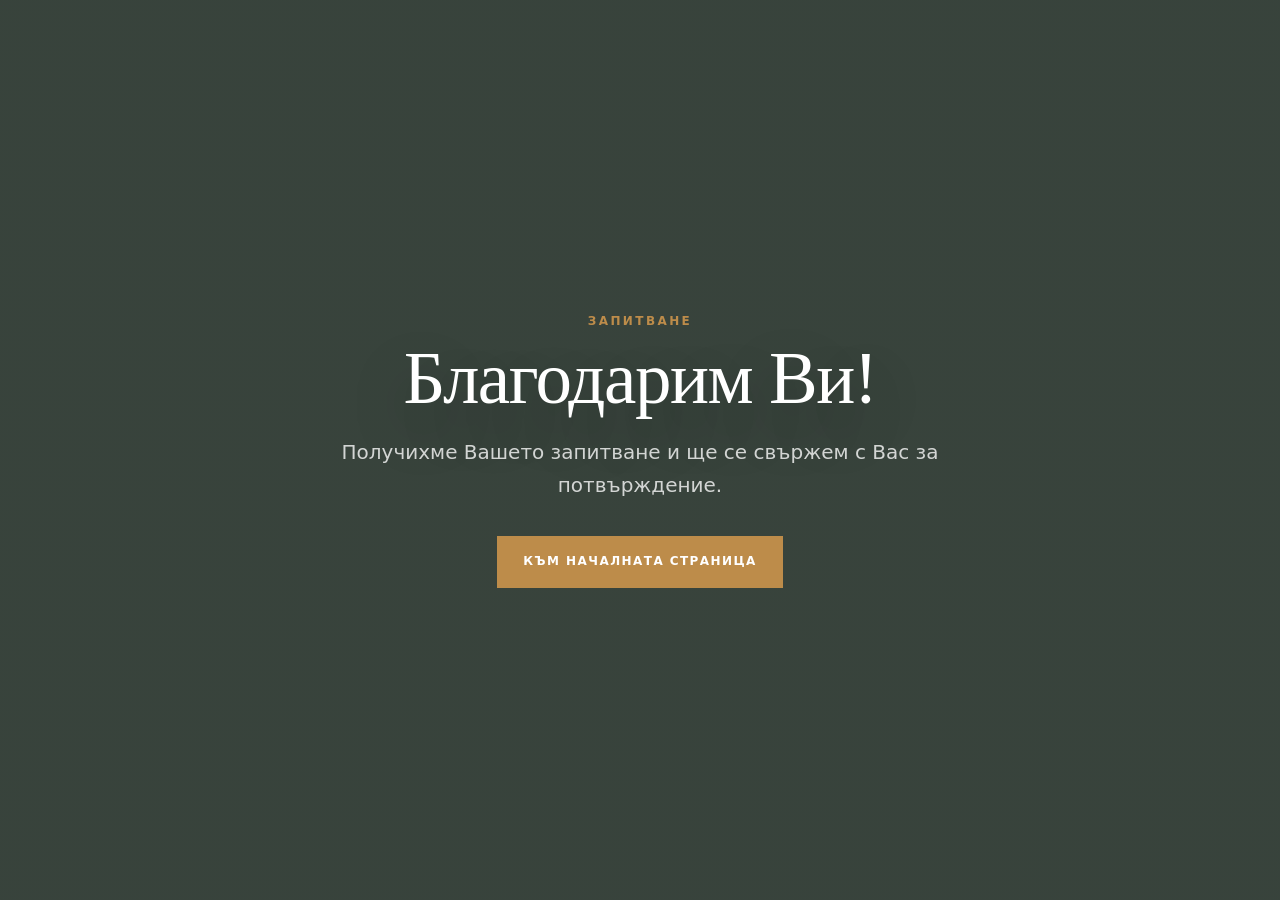
<file: thanks.html>
<!doctype html>
<html lang="bg">
<head>
  <meta charset="utf-8">
  <meta name="viewport" content="width=device-width, initial-scale=1">
  <title>Благодарим Ви — Къща за гости Свети Георги</title>
  <link rel="stylesheet" href="homepage.css">
</head>
<body>
  <section class="cta" style="min-height:100svh;display:flex;align-items:center;">
    <div class="wrap">
      <div class="kicker">Запитване</div>
      <h1 class="serif" style="margin:auto;max-width:850px;">Благодарим Ви!</h1>
      <p class="lead" style="margin:24px auto 34px;max-width:680px;">Получихме Вашето запитване и ще се свържем с Вас за потвърждение.</p>
      <a class="btn" href="index.html">Към началната страница</a>
    </div>
  </section>

<script>
(function mobileMenuInit() {
  const buttons = document.querySelectorAll('.menu-toggle');

  buttons.forEach((button) => {
    const nav = button.closest('.nav');
    const menu = nav ? nav.querySelector('.menu') : null;

    button.addEventListener('click', function () {
      const isOpen = nav.classList.toggle('menu-open');
      button.setAttribute('aria-expanded', isOpen ? 'true' : 'false');
    });

    if (menu) {
      menu.querySelectorAll('a').forEach((link) => {
        link.addEventListener('click', function () {
          nav.classList.remove('menu-open');
          button.setAttribute('aria-expanded', 'false');
        });
      });
    }
  });
})();
</script>
</body>
</html>
</file>
<file: homepage.css>
/* =========================================================
   Къща Свети Георги — Homepage styles
   Подредба на файла:
   01. Design tokens
   02. Reset & base
   03. Layout helpers
   04. Buttons
   05. Header / Navigation
   06. Hero
   07. Booking bar
   08. Section base styles
   09. Intro / About
   10. Amenities
   11. Rooms
   12. Gallery
   13. Location
   14. CTA
   15. Footer
   16. Responsive
   ========================================================= */


/* =========================================================
   01. Design tokens
   ========================================================= */

:root {
  --bg: #f6f0e7;
  --paper: #fffaf3;
  --forest: #0e1d16;
  --forest-2: #183327;
  --olive: #697653;
  --gold: #bd8c4a;
  --gold-2: #e2c28a;
  --text: #1b211c;
  --muted: #687066;
  --line: rgba(27, 33, 28, .13);
  --white: rgba(255, 255, 255, .92);
  --shadow: 0 32px 90px rgba(13, 29, 22, .22);
}


/* =========================================================
   02. Reset & base
   ========================================================= */

* {
  box-sizing: border-box;
}

html {
  scroll-behavior: smooth;
}

body {
  margin: 0;
  background: var(--bg);
  color: var(--text);
  font-family: Manrope, system-ui, sans-serif;
  line-height: 1.65;
}

a {
  color: inherit;
  text-decoration: none;
}

img {
  display: block;
  max-width: 100%;
}


/* =========================================================
   03. Layout helpers
   ========================================================= */

.wrap {
  width: min(1180px, calc(100% - 42px));
  margin: auto;
}

.serif {
  font-family: "Cormorant Garamond", Georgia, serif;
  font-weight: 500;
  letter-spacing: -.02em;
}


/* =========================================================
   04. Buttons
   ========================================================= */

.btn {
  display: inline-flex;
  align-items: center;
  justify-content: center;
  gap: 10px;

  padding: 15px 25px;

  border: 1px solid transparent;
  background: var(--gold);
  color: #fff;

  font-size: 12px;
  font-weight: 800;
  letter-spacing: .12em;
  text-transform: uppercase;

  transition: .22s ease;
}

.btn:hover {
  transform: translateY(-2px);
  filter: brightness(.96);
}

.btn.outline {
  background: transparent;
  border-color: rgba(255, 255, 255, .58);
}

.btn.dark {
  background: var(--forest);
}


/* =========================================================
   05. Header / Navigation
   ========================================================= */

.topbar {
  position: absolute;
  z-index: 20;
  inset: 0 0 auto 0;

  color: #fff;
  border-bottom: 1px solid rgba(255, 255, 255, .18);
}

.topbar .wrap {
  height: 46px;

  display: flex;
  align-items: center;
  justify-content: space-between;

  color: rgba(255, 255, 255, .82);
  font-size: 12px;
  font-weight: 800;
  letter-spacing: .12em;
  text-transform: uppercase;
}

header {
  position: absolute;
  z-index: 21;
  top: 46px;
  left: 0;
  right: 0;

  color: #fff;
}

.nav {
  height: 92px;

  display: flex;
  align-items: center;
  justify-content: space-between;
  gap: 28px;

  border-bottom: 1px solid rgba(255, 255, 255, .18);
}

.logo {
  display: flex;
  align-items: center;
  gap: 14px;
  flex: 0 0 auto;

  font-size: 13px;
  font-weight: 800;
  letter-spacing: .16em;
  text-transform: uppercase;
}

.logo img {
  height: 60px;
  width: auto;
  display: block;
}

.mark {
  width: 52px;
  height: 52px;
  flex: 0 0 52px;

  display: grid;
  place-items: center;

  border: 1px solid rgba(255, 255, 255, .62);
  border-radius: 999px;
  color: #fff;

  font-family: "Cormorant Garamond", Georgia, serif;
  font-size: 24px;
}

.menu {
  display: flex;
  align-items: center;
  justify-content: center;
  gap: clamp(18px, 2vw, 28px);
  flex: 1 1 auto;

  color: rgba(255, 255, 255, .84);
  font-size: 12px;
  font-weight: 800;
  letter-spacing: .14em;
  text-transform: uppercase;
}

.menu a:hover {
  color: var(--gold-2);
}


/* =========================================================
   06. Hero
   ========================================================= */

.hero {
  height: 100vh;
  height: 100svh;
  min-height: 720px;
  position: relative;

  display: block;
  overflow: hidden;

  padding: 0;
  background: #0e1d16;
  color: #fff;
}

.hero::before {
  content: "";
  position: absolute;
  inset: 0;

  background:
    linear-gradient(
      90deg,
      rgba(8, 18, 13, .86),
      rgba(8, 18, 13, .38) 52%,
      rgba(8, 18, 13, .64)
    ),
    url('images/img_3005.jpg') center / cover no-repeat;

  transform: scale(1.03);
}

.hero::after {
  content: "";
  position: absolute;
  left: 0;
  right: 0;
  bottom: 0;

  height: 48%;
  background: linear-gradient(to top, rgba(0, 0, 0, .72), transparent);
}

.hero-inner {
  width: min(1180px, calc(100% - 42px));
  height: 100%;
  position: relative;
  z-index: 2;

  padding-top: 210px;
}

.page-hero-inner {
  width: min(1180px, calc(100% - 42px));
  margin: 0 auto;
}

.hero-copy {
  max-width: 680px;
  margin: 0;
}

.eyebrow {
  display: flex;
  align-items: center;
  gap: 16px;

  margin-bottom: 22px;

  color: rgba(255, 255, 255, .78);
  font-size: 12px;
  font-weight: 800;
  letter-spacing: .24em;
  text-transform: uppercase;
}

.eyebrow::before {
  content: "";
  width: 74px;
  height: 1px;
  background: var(--gold);
}

h1 {
  max-width: 680px;
  margin: 0;

  font-size: clamp(48px, 5.7vw, 90px);
  line-height: .9;

  text-shadow: 0 24px 60px rgba(0, 0, 0, .26);
}

.lead {
  max-width: 660px;
  margin: 24px 0 0;

  color: rgba(255, 255, 255, .84);
  font-size: clamp(17px, 1.35vw, 22px);
}

.hero-actions {
  display: flex;
  flex-wrap: wrap;
  gap: 14px;

  margin-top: 30px;
}


/* =========================================================
   07. Reservation box
   ========================================================= */

.reservation-box {
  position: absolute;
  right: clamp(-280px, -13vw, -120px);
  top: 270px;

  width: min(590px, 46vw);

  display: block;
  padding: 26px 30px 24px;

  background: rgba(255, 250, 243, .84);
  backdrop-filter: blur(18px);
  -webkit-backdrop-filter: blur(18px);

  border-radius: 18px;
  color: var(--text);
  box-shadow: 0 28px 70px rgba(0,0,0,.28);
}

.reservation-box h3 {
  margin: 0 0 4px;
  font-size: 22px;
  line-height: 1.2;
  color: var(--forest);
}

.reservation-box p {
  margin: 0 0 18px;
  color: var(--muted);
  font-size: 14px;
}

.reservation-grid {
  display: grid;
  grid-template-columns: minmax(145px, 1fr) minmax(145px, 1fr) minmax(72px, .55fr) minmax(72px, .55fr);
  gap: 12px;
  margin-bottom: 16px;
}

.reservation-box label span {
  display: block;
  margin-bottom: 7px;

  color: var(--muted);
  font-size: 11px;
  font-weight: 800;
  letter-spacing: .14em;
  text-transform: uppercase;
}

.reservation-box input {
  width: 100%;
  height: 42px;
  padding: 0 14px;
  cursor: pointer;

  border: 0;
  border-radius: 999px;
  outline: none;

  background: rgba(255,255,255,.9);
  color: var(--text);

  font-family: inherit;
  font-size: 14px;

  box-shadow: inset 0 0 0 1px rgba(0,0,0,.08),
              0 10px 22px rgba(0,0,0,.18);
}


.reservation-box input[type="number"] {
  text-align: center;
  padding: 0 10px;
  appearance: textfield;
  -moz-appearance: textfield;
}

.reservation-box input[type="number"]::-webkit-outer-spin-button,
.reservation-box input[type="number"]::-webkit-inner-spin-button {
  margin: 0;
}

.phone-field {
  display: block;
  margin-bottom: 18px;
}

.phone-field input {
  width: 100%;
}

.reservation-bottom {
  display: flex;
  align-items: center;
  justify-content: space-between;
  gap: 18px;
}

.reservation-bottom button {
  height: 48px;
  padding: 0 28px;

  border: 0;
  border-radius: 999px;

  background: var(--gold);
  color: #fff;

  font-family: inherit;
  font-size: 14px;
  font-weight: 800;
  cursor: pointer;
}

.direct-phone {
  color: var(--muted);
  font-size: 14px;
  text-align: right;
  line-height: 1.35;
}

.direct-phone a {
  color: var(--forest);
  font-weight: 900;
}

/* =========================================================
   08. Section base styles
   ========================================================= */

section {
  padding: 112px 0;
}

section.hero {
  padding: 0;
}

.section-head {
  display: grid;
  grid-template-columns: .7fr 1.2fr;
  gap: 60px;
  align-items: end;

  margin-bottom: 58px;
}

.kicker {
  margin-bottom: 14px;

  color: var(--gold);
  font-size: 12px;
  font-weight: 800;
  letter-spacing: .2em;
  text-transform: uppercase;
}

h2 {
  margin: 0;

  color: var(--forest);
  font-size: clamp(42px, 6vw, 78px);
  line-height: .95;
}

.section-head p {
  max-width: 660px;
  margin: 0;

  color: var(--muted);
  font-size: 18px;
}


/* =========================================================
   09. Intro / About
   ========================================================= */

.intro {
  background: var(--paper);
}

.intro-grid {
  display: grid;
  grid-template-columns: 1.05fr .95fr;
  gap: 78px;
  align-items: center;
}

.photo-stack {
  min-height: 570px;
  position: relative;
}

.photo-main,
.photo-small {
  position: absolute;
  background-position: center;
  background-size: cover;
  background-repeat: no-repeat;
  box-shadow: var(--shadow);
}

.photo-main {
  left: 0;
  top: 0;

  width: 76%;
  height: 520px;

  background-image: url('images/kashtata.jpg');
}

.photo-small {
  right: 0;
  bottom: 0;

  width: 48%;
  height: 290px;

  border: 12px solid var(--paper);
  background-image: url('images/dvor3.jpg');
}

.text-card {
  padding: 54px;
  background: var(--bg);
  border-left: 4px solid var(--gold);
}

.text-card p {
  margin: 0 0 28px;
  color: var(--muted);
  font-size: 18px;
}

.facts {
  display: grid;
  grid-template-columns: repeat(4, 1fr);
  gap: 1px;

  margin-top: 48px;
  background: var(--line);
}

.fact {
  padding: 34px 28px;
  background: var(--paper);
  text-align: center;
}

.fact strong {
  display: block;

  color: var(--forest);
  font-family: "Cormorant Garamond", Georgia, serif;
  font-size: 48px;
  font-weight: 600;
  line-height: 1;
}

.fact span {
  color: var(--muted);
  font-size: 12px;
  font-weight: 800;
  letter-spacing: .13em;
  text-transform: uppercase;
}


/* =========================================================
   10. Amenities
   ========================================================= */

.dark {
  position: relative;
  overflow: hidden;

  background: var(--forest);
  color: #fff;
}

.dark::before {
  content: "";
  position: absolute;
  inset: 0;

  background: radial-gradient(circle at 78% 8%, rgba(189, 140, 74, .24), transparent 34%);
}

.dark .wrap {
  position: relative;
  z-index: 1;
}

.dark h2 {
  color: #fff;
}

.dark .section-head p {
  color: rgba(255, 255, 255, .68);
}

.amenities {
  display: grid;
  grid-template-columns: repeat(3, 1fr);
  gap: 18px;
}

.amenity {
  min-height: 260px;
  position: relative;
  overflow: hidden;

  display: flex;
  flex-direction: column;
  justify-content: flex-end;

  padding: 34px;
  background: rgba(255, 255, 255, .07);
  border: 1px solid rgba(255, 255, 255, .12);
}

.amenity::before {
  content: "";
  position: absolute;
  inset: 0;

  background:
    linear-gradient(to top, rgba(0, 0, 0, .64), transparent),
    var(--img) center / cover no-repeat;

  opacity: .42;
  transition: .3s;
}

.amenity:hover::before {
  opacity: .6;
  transform: scale(1.04);
}

.amenity * {
  position: relative;
}

.amenity h3 {
  margin: 0 0 8px;

  font-family: "Cormorant Garamond", Georgia, serif;
  font-size: 34px;
}

.amenity p {
  margin: 0;
  color: rgba(255, 255, 255, .7);
}


/* =========================================================
   11. Rooms
   ========================================================= */

.rooms {
  background: var(--bg);
}

.room-grid {
  display: grid;
  grid-template-columns: repeat(3, 1fr);
  gap: 24px;
}

.room {
  background: var(--paper);
  box-shadow: 0 18px 50px rgba(13, 29, 22, .09);
}

.room-img {
  height: 280px;
  background: var(--img) center / cover no-repeat;
}

.room-body {
  padding: 32px;
}

.room h3 {
  margin: 0 0 12px;
  color: var(--forest);
  font-size: 34px;
}

.room p {
  margin: 0 0 22px;
  color: var(--muted);
}

.more {
  color: var(--gold);
  font-size: 12px;
  font-weight: 800;
  letter-spacing: .14em;
  text-transform: uppercase;
}


/* =========================================================
   12. Gallery
   ========================================================= */

.gallery {
  display: grid;
  grid-template-columns: 1.2fr .8fr .8fr;
  grid-auto-rows: 340px;
  gap: 1px;

  padding: 0;
  background: var(--forest);
}

.gallery div {
  min-height: 280px;
  background: var(--img) center / cover no-repeat;
}

.gallery div:first-child {
  grid-row: span 2;
}


/* =========================================================
   13. Location
   ========================================================= */

.location {
  background: var(--paper);
}

.nearby {
  display: grid;
  grid-template-columns: repeat(5, 1fr);
  gap: 14px;
}

.place {
  position: relative;
  overflow: hidden;

  min-height: 200px;
  padding: 24px;

  display: flex;
  flex-direction: column;
  justify-content: flex-end;

  background-size: cover;
  background-position: center center;
  background-repeat: no-repeat;

  border: 1px solid var(--line);
}

.place span {
  color: var(--gold);
  font-size: 12px;
  font-weight: 800;
  letter-spacing: .16em;
  text-transform: uppercase;
}

.place h3 {
  margin: 18px 0 0;
  color: var(--forest);
  font-size: 27px;
}


/* =========================================================
   14. CTA
   ========================================================= */

.cta {
  background:
    linear-gradient(rgba(14, 29, 22, .82), rgba(14, 29, 22, .82)),
    url('https://kashta-svgeorgi.com/thumbs/1/img_3008.jpg') center / cover no-repeat;
  color: #fff;
  text-align: center;
}

.cta h2 {
  max-width: 820px;
  margin: auto;
  color: #fff;
}

.cta p {
  max-width: 720px;
  margin: 26px auto 36px;

  color: rgba(255, 255, 255, .78);
  font-size: 20px;
}


/* =========================================================
   15. Footer
   ========================================================= */

footer {
  padding: 54px 0;
  background: #09120e;
  color: rgba(255, 255, 255, .72);
}

.foot {
  display: grid;
  grid-template-columns: 1.3fr .8fr .8fr;
  gap: 42px;
}

.foot strong {
  color: #fff;
}

.foot a {
  display: block;
  margin-top: 10px;
}


/* =========================================================
   16. Responsive
   ========================================================= */

@media (max-width: 1100px) {
  .hero-copy {
    max-width: 600px;
  }

  h1 {
    max-width: 600px;
    font-size: clamp(46px, 5.4vw, 78px);
  }

  .reservation-box {
    width: 460px;
    top: 315px;
  }
}

@media (max-width: 980px) {
  .menu {
    display: none;
  }

  .hero {
    height: auto;
    min-height: 100svh;
    overflow: visible;
  }

  .hero-inner {
    min-height: 100svh;
    padding: 150px 0 42px;
    display: flex;
    flex-direction: column;
    justify-content: flex-end;
  }

  .hero-copy {
    max-width: 760px;
    margin: 0;
  }

  h1 {
    max-width: 760px;
  }

  .reservation-box {
    position: relative;
    right: auto;
    top: auto;
    width: 100%;
    margin-top: 34px;
  }

  .section-head,
  .intro-grid {
    grid-template-columns: 1fr;
  }

  .facts,
  .room-grid,
  .amenities,
  .nearby {
    grid-template-columns: 1fr 1fr;
  }

  .gallery {
    grid-template-columns: 1fr 1fr;
  }

  .gallery div:first-child {
    grid-row: auto;
  }
}

@media (max-width: 640px) {
  .topbar {
    display: none;
  }

  header {
    top: 0;
  }

  .nav {
    height: 76px;
  }

  .wrap,
  .hero-inner {
    width: min(100% - 28px, 1180px);
  }

  h1 {
    font-size: clamp(42px, 14vw, 58px);
    line-height: .92;
  }

  .eyebrow {
    font-size: 10px;
    letter-spacing: .18em;
  }

  .eyebrow::before {
    width: 42px;
  }

  .lead {
    font-size: 17px;
  }

  .hero-actions {
    margin-top: 24px;
  }

  .reservation-box {
    padding: 24px 20px;
  }

  .reservation-grid,
  .facts,
  .room-grid,
  .amenities,
  .nearby,
  .foot {
    grid-template-columns: 1fr;
  }

  .reservation-bottom {
    align-items: flex-start;
    flex-direction: column;
  }

  .direct-phone {
    text-align: left;
  }

  .section-head {
    gap: 22px;
  }

  .photo-stack {
    min-height: 440px;
  }

  .photo-main {
    width: 88%;
    height: 390px;
  }

  .photo-small {
    width: 62%;
    height: 210px;
  }

  .gallery {
    grid-template-columns: 1fr;
  }

  section {
    padding: 76px 0;
  }
}
</file>
